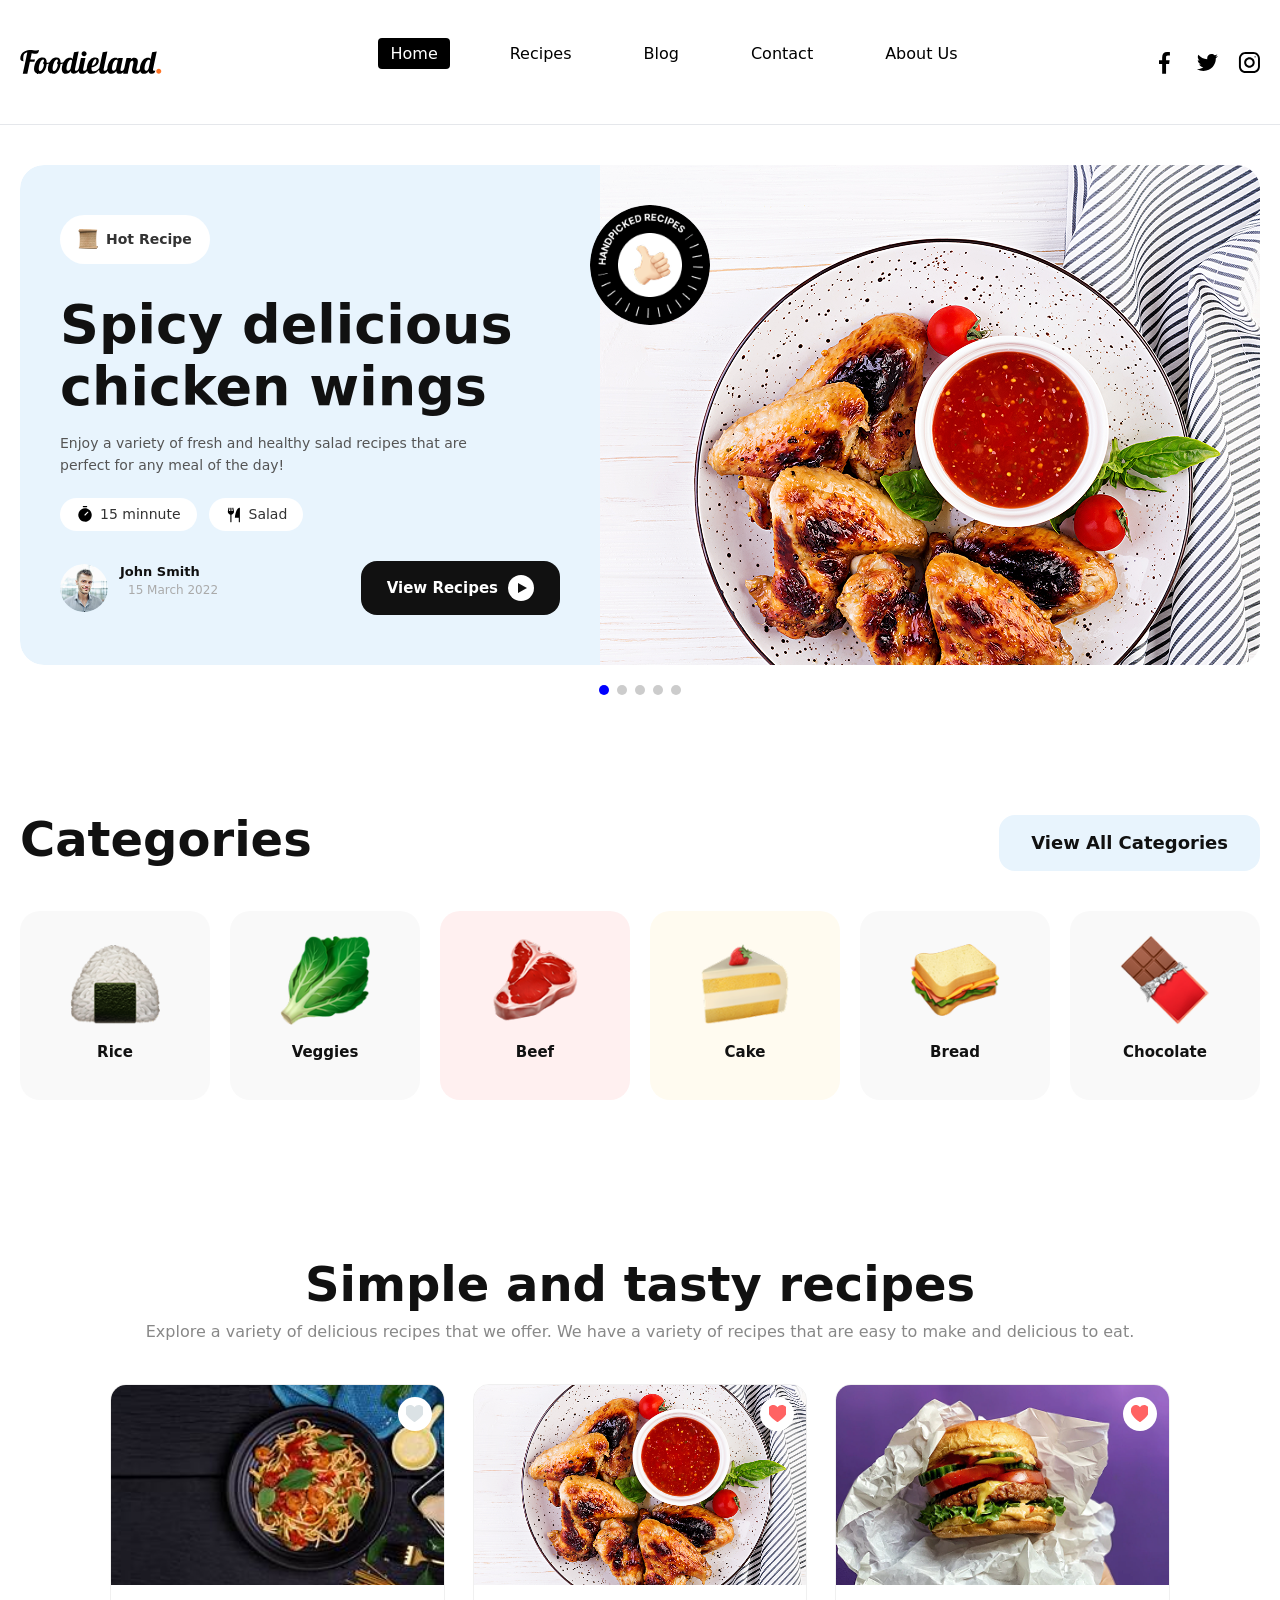
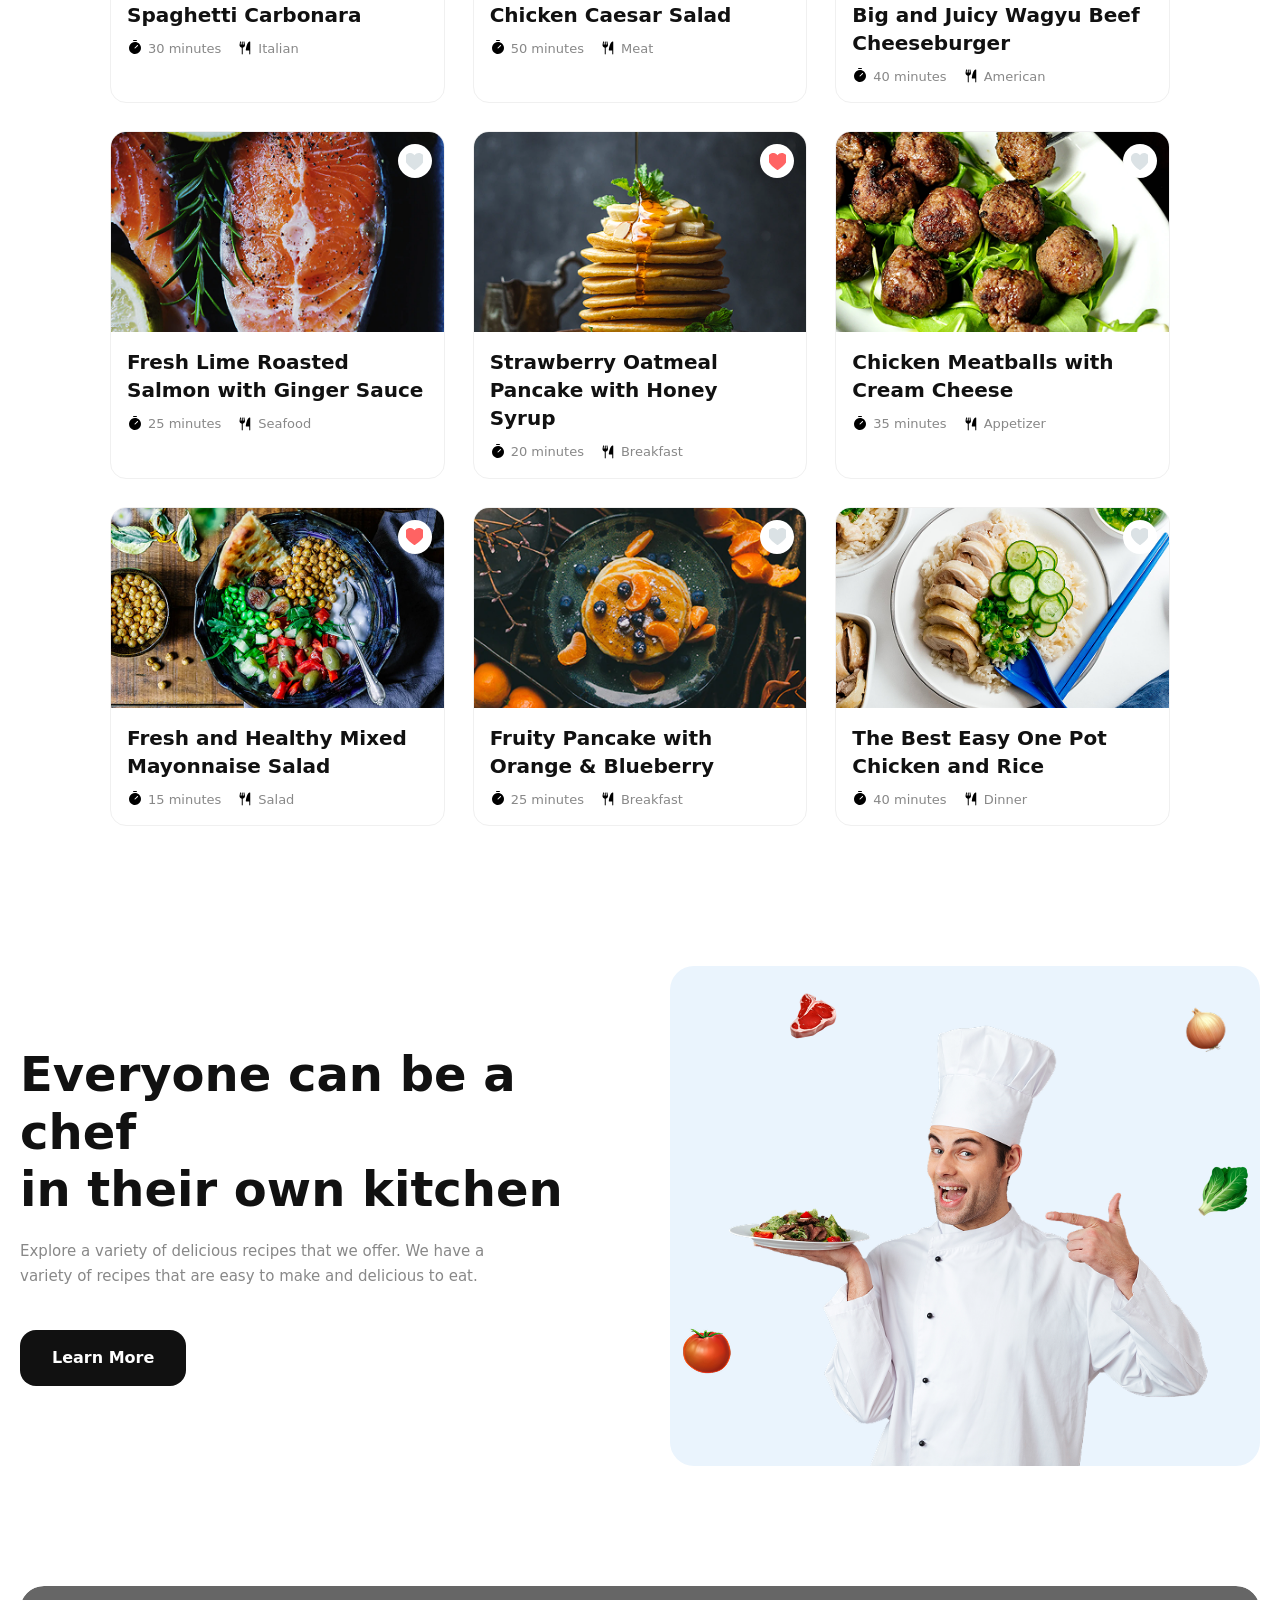
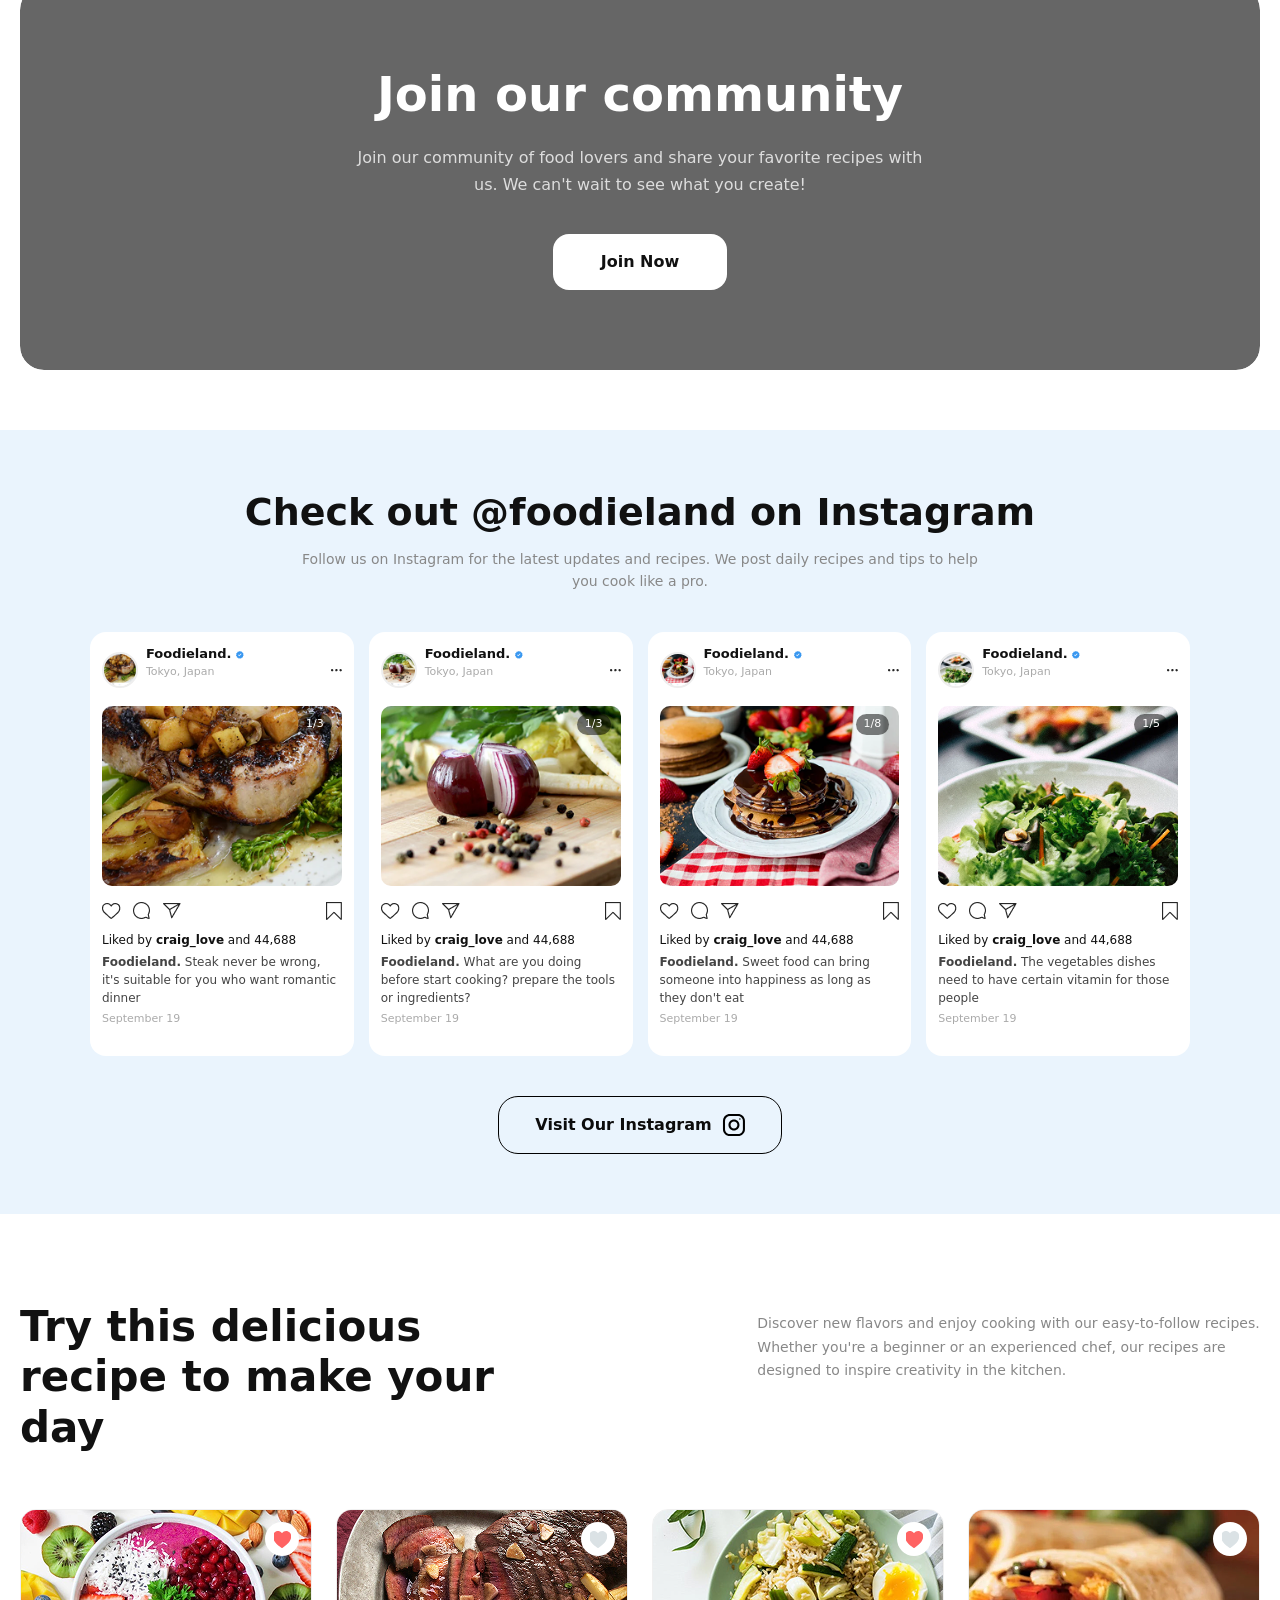
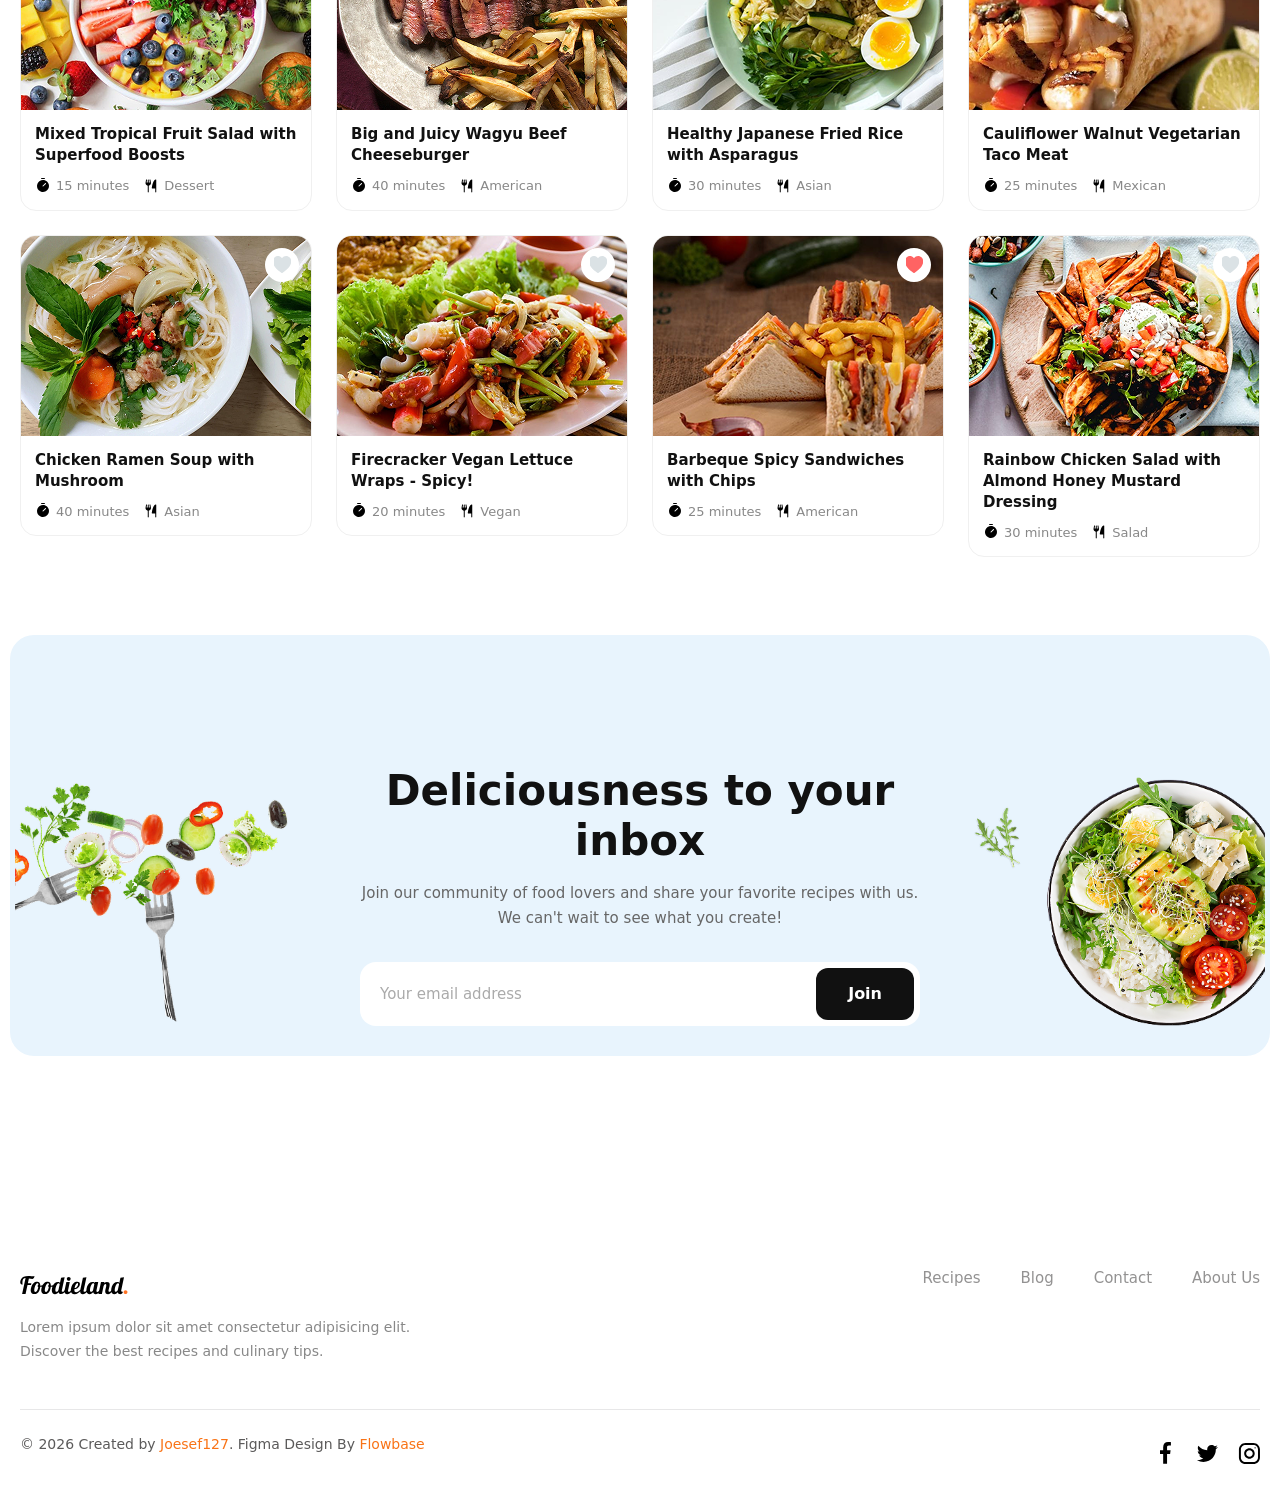
<file: index.html>
<!DOCTYPE html>
<html lang="en">
<head>
    <meta charset="UTF-8">
    <meta name="viewport" content="width=device-width, initial-scale=1.0">
    <title>Home - Foodieland</title>
    <link rel="preconnect" href="https://fonts.googleapis.com">
<link rel="preconnect" href="https://fonts.gstatic.com" crossorigin>
<link href="https://fonts.googleapis.com/css2?family=Open+Sans:ital,wght@0,300..800;1,300..800&display=swap" rel="stylesheet">
<link href="https://cdn.jsdelivr.net/npm/bootstrap@5.3.0/dist/css/bootstrap.min.css" rel="stylesheet"/>
<link rel="stylesheet" href="styles/index.css">
</head>
<body>

  
      <nav>
        <div class="nav-inner">

        <!-- logo image(foodieland) -->
         <a href="#" class="logo">
            <img src="images/logo.svg" alt="Foodieland" />
        </a>

        <!-- nav links -->
        <ul class="nav-links">
            <li><a href="index.html" class="active">Home</a></li>
            <li><a href="recipe.html">Recipes</a></li>
            <li><a href="blog.html">Blog</a></li>
            <li><a href="contact.html">Contact</a></li>
            <li><a href="#">About Us</a></li>
        </ul>

        <!-- social icons -->
         <div class="social-icons">
        <a href="https://www.facebook.com/profile.php?id=61579808576117">
            <img src="images/facebook.svg" width="30">
        </a>
        <a href="https://www.facebook.com/profile.php?id=61579808576117">
            <img src="images/tiwitter.svg" width="30">
        </a>
        <a href="https://www.facebook.com/profile.php?id=61579808576117">
            <img src="images/insta.svg" width="30">
        </a>
         </div>
     </div>   
    </nav>

<!-- main slider container -->
    <div class="slider-wrapper">
        <div class="slider">
<!-- one slide active at a time -->
        <div class="slides-track" id="track">

             <!-- one full slide1-->
              <div class="slide">

                <!-- left side er txt content -->
                <div class="slide-content">

                    <!-- hot recipe -->
                     <div class="hot-badge"><img src="images/hot_recipe_icon.svg" alt="">Hot Recipe</div>

                     <!-- title -->
                      <h1 class="slide-title">Spicy delicious<br>chicken wings</h1>
                      <!-- description -->
                      <p class="slide-desc">Enjoy a variety of fresh and healthy salad recipes that are perfect for any meal of the day!</p>

                      <!-- tag section -->
                       <div class="slide-tags">
                        <span class="tag"><img src="images/timer_icon.svg" alt="">15 minnute</span>
                        <span class="tag"><img src="images/ForkKnife_icon.svg" alt="">Salad</span>
                       </div>

                       <!-- author section -->
                        <div class="slide-bottom">
                            <div class="author">
                                <img src="images/author_img.png" alt="Alice Green">
                                <div>
                                    <p class="author-name">John Smith</p>
                                    <p class="author-date">15 March 2022</p>
                                </div>
                            </div>
                            <a href="#" class="btn-try">View Recipes <span class="btn-play"></span></a>
                        </div>
                </div>

                <!-- right sider img -->
                 <div class="slide_img">
                    <img class="hero_img" src="images/slide_img1.png" alt="">
                 </div>
                 <div class="handpicked"><img src="images/handpicked_img.png" alt=""></div>
            </div>

            <!-- one full slide2 -->
            <div class="slide">

                <!-- left side er txt content -->
                <div class="slide-content">

                    <!-- hot recipe -->
                     <div class="hot-badge"><img src="images/hot_recipe_icon.svg" alt="">Hot Recipe</div>

                     <!-- title -->
                      <h1 class="slide-title">Sweet and Savory<br>Pancakes</h1>
                      <!-- description -->
                      <p class="slide-desc">Enjoy a variety of fresh and healthy salad recipes that are perfect for any meal of the day!</p>

                      <!-- tag section -->
                       <div class="slide-tags">
                        <span class="tag"><img src="images/timer_icon.svg" alt="">15 minnute</span>
                        <span class="tag"><img src="images/ForkKnife_icon.svg" alt="">Salad</span>
                       </div>

                       <!-- author section -->
                        <div class="slide-bottom">
                            <div class="author">
                                <img src="images/author_img.png" alt="Alice Green">
                                <div>
                                    <p class="author-name">Jhon Doe</p>
                                    <p class="author-date">21 Apr 2026</p>
                                </div>
                            </div>
                            <a href="#" class="btn-try">Explore Recipes <span class="btn-play"></span></a>
                        </div>
                </div>

                <!-- right sider img -->
                 <div class="slide-img">
                    <img class="hero-img" src="images/slide_img2.png" alt="slide2">
                 </div>
                 <div class="handpicked"><img src="images/handpicked_img.png" alt="handpicked_img"></div>
            </div>

            <!-- one full slide3 -->
            <div class="slide">

                <!-- left side er txt content -->
                <div class="slide-content">

                    <!-- hot recipe -->
                     <div class="hot-badge"><img src="images/hot_recipe_icon.svg" alt="">Hot Recipe</div>

                     <!-- title -->
                      <h1 class="slide-title">Healthy and<br>Refreshing Salads</h1>
                      <!-- description -->
                      <p class="slide-desc">Enjoy a variety of fresh and healthy salad recipes that are perfect for any meal of the day!</p>

                      <!-- tag section -->
                       <div class="slide-tags">
                        <span class="tag"><img src="images/timer_icon.svg" alt="">15 minnute</span>
                        <span class="tag"><img src="images/ForkKnife_icon.svg" alt="">Salad</span>
                       </div>

                       <!-- author section -->
                        <div class="slide-bottom">
                            <div class="author">
                                <img src="images/author_img.png" alt="Alice Green">
                                <div>
                                    <p class="author-name">Alice Green</p>
                                    <p class="author-date">20 Apr 2026</p>
                                </div>
                            </div>
                            <a href="#" class="btn-try">Try Now <span class="btn-play"></span></a>
                        </div>
                </div>

                <!-- right sider img -->
                 <div class="slide-img">
                    <img class="hero-img" src="images/slide_img3.png" alt="slide3">
                 </div>
                 <div class="handpicked"><img src="images/handpicked_img.png" alt="handpicked_img"></div>
            </div>

            <!-- one full slide4 -->
            <div class="slide">

                <!-- left side er txt content -->
                <div class="slide-content">

                    <!-- hot recipe -->
                     <div class="hot-badge"><img src="images/hot_recipe_icon.svg" alt="">Hot Recipe</div>

                     <!-- title -->
                      <h1 class="slide-title">Juciy and Tender<br>Steaks</h1>
                      <!-- description -->
                      <p class="slide-desc">Enjoy a variety of fresh and healthy salad recipes that are perfect for any meal of the day!</p>

                      <!-- tag section -->
                       <div class="slide-tags">
                        <span class="tag"><img src="images/timer_icon.svg" alt="">15 minnute</span>
                        <span class="tag"><img src="images/ForkKnife_icon.svg" alt="">Salad</span>
                       </div>

                       <!-- author section -->
                        <div class="slide-bottom">
                            <div class="author">
                                <img src="images/author_img.png" alt="Alice Green">
                                <div>
                                    <p class="author-name">Robert Brown</p>
                                    <p class="author-date">20 Apr 2026</p>
                                </div>
                            </div>
                            <a href="#" class="btn-try">Cook Now <span class="btn-play"></span></a>
                        </div>
                </div>

                <!-- right sider img -->
                 <div class="slide-img">
                    <img class="hero-img" src="images/slide_img4.png" alt="slide4">
                 </div>
                 <div class="handpicked"><img src="images/handpicked_img.png" alt="handpicked_img""></div>
            </div>

            <!-- one full slide5 -->
            <div class="slide">

                <!-- left side er txt content -->
                <div class="slide-content">

                    <!-- hot recipe -->
                     <div class="hot-badge"><img src="images/hot_recipe_icon.svg" alt="">Hot Recipe</div>

                     <!-- title -->
                      <h1 class="slide-title">Delicious and<br>Creamy Pasta</h1>
                      <!-- description -->
                      <p class="slide-desc">Enjoy a variety of fresh and healthy salad recipes that are perfect for any meal of the day!</p>

                      <!-- tag section -->
                       <div class="slide-tags">
                        <span class="tag"><img src="images/timer_icon.svg" alt="">15 minnute</span>
                        <span class="tag"><img src="images/ForkKnife_icon.svg" alt="">Salad</span>
                       </div>

                       <!-- author section -->
                        <div class="slide-bottom">
                            <div class="author">
                                <img src="images/author_img.png" alt="Alice Green">
                                <div>
                                    <p class="author-name">Alice Green</p>
                                    <p class="author-date">20 Apr 2026</p>
                                </div>
                            </div>
                            <a href="#" class="btn-try">Discover More <span class="btn-play"></span></a>
                        </div>
                </div>

                <!-- right sider img -->
                 <div class="slide-img">
                    <img class="hero-img" src="images/slide_img5.png" alt="slide5">
                 </div>
                 <div class="handpicked"><img src="images/handpicked_img.png" alt="handpicked_img""></div>
            </div>
</div>
</div>

            <!-- Dots -->
            <div class="dots">
                <button class="dot active" onclick="goTo(0)"></button>
                <button class="dot" onclick="goTo(1)"></button>
                <button class="dot" onclick="goTo(2)"></button>
                <button class="dot" onclick="goTo(3)"></button>
                <button class="dot" onclick="goTo(4)"></button>
            </div>
    </div>

 <script>
    let current = 0;
    const track = document.getElementById('track');
    const dots = document.querySelectorAll('.dot');
    const total = dots.length;

    function goTo(index) {
      dots[current].classList.remove('active');
      current = index;
      track.style.transform = `translateX(-${current * 100}%)`;
      dots[current].classList.add('active');
    }

    // Auto-slide every 4 seconds
    setInterval(() => goTo((current + 1) % total), 4000);
  </script>


<!-- categories section -->
 <section class="categories-section">
    <div class="categories-wrapper">


        <!-- header -->
         <div class="cat-header">
            <h2 class="cat-title">Categories</h2>
            <a href="#" class="cat-btn">View All Categories</a>
         </div>

         <!-- cards -->
         <div class="cat-grid">

<!-- card1 -->
            <a href="#" class="cat-card">
                <div class="cat-img-box">
                    <img src="images/rice.png" alt="Rice">
                </div>
                <p>Rice</p>
            </a>



<!-- card2 -->
            <a href="#" class="cat-card">
                <div class="cat-img-box">
                    <img src="images/veggies.png" alt="Veggies">
                </div>
                <p>Veggies</p>
            </a>


<!-- card3 -->
            <a href="#" class="cat-card beef">
                <div class="cat-img-box">
                    <img src="images/beef.png" alt="Beef">
                </div>
                <p>Beef</p>
            </a>


<!-- card4 -->
            <a href="#" class="cat-card cake">
                <div class="cat-img-box">
                    <img src="images/cake.png" alt="Cake">
                </div>
                <p>Cake</p>
            </a>


<!-- card5 -->
            <a href="#" class="cat-card">
                <div class="cat-img-box">
                    <img src="images/bread.png" alt="Bread">
                </div>
                <p>Bread</p>
            </a>


<!-- card6 -->
            <a href="#" class="cat-card">
                <div class="cat-img-box">
                    <img src="images/chocolate.png" alt="Chocolate">
                </div>
                <p>Chocolate</p>
            </a>



    </div>
 </section>



 
 <!-- Recipes Section -->
<section class="recipes-section">
  <div class="recipes-wrapper">

    <!-- Header -->
    <div class="recipes-header">
      <h2 class="recipes-title">Simple and tasty recipes</h2>
      <p class="recipes-desc">Explore a variety of delicious recipes that we offer. We have a variety of recipes that are easy to make and delicious to eat.</p>
    </div>

    <!-- Cards Grid -->
    <div class="recipes-grid">

      <!-- Card 1 -->
      <div class="recipe-card">
        <div class="recipe-img-box">
          <img src="images/recipe_card1.jpg" alt="Spaghetti Carbonara" />
          <button class="like-btn"><img src="images/white_like.svg" alt=""></button>
        </div>
        <div class="recipe-info">
          <h3>Spaghetti Carbonara</h3>
          <div class="recipe-meta">
            <span><img src="images/timer_icon.svg" alt="" /> 30 minutes</span>
            <span><img src="images/ForkKnife_icon.svg" alt="" /> Italian</span>
          </div>
        </div>
      </div>

      <!-- Card 2 -->
      <div class="recipe-card">
        <div class="recipe-img-box">
          <img src="images/recipe_card2.png" alt="Chicken Caesar Salad" />
          <button class="like-btn liked"><img src="images/red_like.svg" alt=""></button>
        </div>
        <div class="recipe-info">
          <h3>Chicken Caesar Salad</h3>
          <div class="recipe-meta">
            <span><img src="images/timer_icon.svg" alt="" /> 50 minutes</span>
            <span><img src="images/ForkKnife_icon.svg" alt="" /> Meat</span>
          </div>
        </div>
      </div>

      <!-- Card 3 -->
      <div class="recipe-card">
        <div class="recipe-img-box">
          <img src="images/recipe_card3.png" alt="Wagyu Beef Cheeseburger" />
          <button class="like-btn liked"><img src="images/red_like.svg" alt=""></button>
        </div>
        <div class="recipe-info">
          <h3>Big and Juicy Wagyu Beef Cheeseburger</h3>
          <div class="recipe-meta">
            <span><img src="images/timer_icon.svg" alt="" /> 40 minutes</span>
            <span><img src="images/ForkKnife_icon.svg" alt="" /> American</span>
          </div>
        </div>
      </div>

      <!-- Card 4 -->
      <div class="recipe-card">
        <div class="recipe-img-box">
          <img src="images/recipe_card4.png" alt="Roasted Salmon" />
          <button class="like-btn"><img src="images/white_like.svg" alt=""></button>
        </div>
        <div class="recipe-info">
          <h3>Fresh Lime Roasted Salmon with Ginger Sauce</h3>
          <div class="recipe-meta">
            <span><img src="images/timer_icon.svg" alt="" /> 25 minutes</span>
            <span><img src="images/ForkKnife_icon.svg" alt="" /> Seafood</span>
          </div>
        </div>
      </div>

      <!-- Card 5 -->
      <div class="recipe-card">
        <div class="recipe-img-box">
          <img src="images/recipe_card5.png" alt="Strawberry Oatmeal Pancake" />
          <button class="like-btn liked"><img src="images/red_like.svg" alt=""></button>
        </div>
        <div class="recipe-info">
          <h3>Strawberry Oatmeal Pancake with Honey Syrup</h3>
          <div class="recipe-meta">
            <span><img src="images/timer_icon.svg" alt="" /> 20 minutes</span>
            <span><img src="images/ForkKnife_icon.svg" alt="" /> Breakfast</span>
          </div>
        </div>
      </div>

      <!-- Card 6 -->
      <div class="recipe-card">
        <div class="recipe-img-box">
          <img src="images/recipe_card6.png" alt="Chicken Meatballs" />
          <button class="like-btn"><img src="images/white_like.svg" alt=""></button>
        </div>
        <div class="recipe-info">
          <h3>Chicken Meatballs with Cream Cheese</h3>
          <div class="recipe-meta">
            <span><img src="images/timer_icon.svg" alt="" /> 35 minutes</span>
            <span><img src="images/ForkKnife_icon.svg" alt="" /> Appetizer</span>
          </div>
        </div>
      </div>

      <!-- Card 7 -->
      <div class="recipe-card">
        <div class="recipe-img-box">
          <img src="images/recipe_card7.png" alt="Mixed Mayonnaise Salad" />
          <button class="like-btn liked"><img src="images/red_like.svg" alt=""></button>
        </div>
        <div class="recipe-info">
          <h3>Fresh and Healthy Mixed Mayonnaise Salad</h3>
          <div class="recipe-meta">
            <span><img src="images/timer_icon.svg" alt="" /> 15 minutes</span>
            <span><img src="images/ForkKnife_icon.svg" alt="" /> Salad</span>
          </div>
        </div>
      </div>

      <!-- Card 8 -->
      <div class="recipe-card">
        <div class="recipe-img-box">
          <img src="images/recipe_card8.png" alt="Fruity Pancake" />
          <button class="like-btn"><img src="images/white_like.svg" alt=""></button>
        </div>
        <div class="recipe-info">
          <h3>Fruity Pancake with Orange & Blueberry</h3>
          <div class="recipe-meta">
            <span><img src="images/timer_icon.svg" alt="" /> 25 minutes</span>
            <span><img src="images/ForkKnife_icon.svg" alt="" /> Breakfast</span>
          </div>
        </div>
      </div>

      <!-- Card 9 -->
      <div class="recipe-card">
        <div class="recipe-img-box">
          <img src="images/recipe_card9.png" alt="Chicken and Rice" />
          <button class="like-btn"><img src="images/white_like.svg" alt=""></button>
        </div>
        <div class="recipe-info">
          <h3>The Best Easy One Pot Chicken and Rice</h3>
          <div class="recipe-meta">
            <span><img src="images/timer_icon.svg" alt="" /> 40 minutes</span>
            <span><img src="images/ForkKnife_icon.svg" alt="" /> Dinner</span>
          </div>
        </div>
      </div>

    </div>
  </div>
</section>


<!-- chef section -->
<section class="chef-section">
  <div class="chef-wrapper">

    <!-- left content -->
    <div class="chef-content">
      <h2 class="chef-title">Everyone can be a chef <br> in their own kitchen</h2>
      <p class="chef-desc">Explore a variety of delicious recipes that we offer. We have a variety of recipes that are easy to make and delicious to eat.</p>
      <a href="#" class="chef-btn">Learn More</a>
    </div>

    <!-- right image -->
    <div class="chef-img-box">
      <img src="images/chef.png" alt="Chef" class="chef-main-img" />

      <!-- floating food images -->
      <img src="images/beef.png"    alt=""  class="float-img float-meat" />
      <img src="images/onion.png"   alt=""  class="float-img float-onion" />
      <img src="images/veggies.png"  alt=""  class="float-img float-veggie" />
      <img src="images/tomato.png"  alt=""  class="float-img float-tomato" />
    </div>

  </div>
</section>


<!-- community section -->
<section class="community-section">
  <div class="community-wrapper">

    <div class="community-box">
      <h2 class="community-title">Join our community</h2>
      <p class="community-desc">Join our community of food lovers and share your favorite recipes with us. We can't wait to see what you create!</p>
      <a href="#" class="community-btn">Join Now</a>
    </div>

  </div>
</section>


<!-- instagram section -->
<section class="insta-section">
  <div class="insta-wrapper">

    <!-- header -->
    <div class="insta-header">
      <h2 class="insta-title">Check out @foodieland on Instagram</h2>
      <p class="insta-desc">Follow us on Instagram for the latest updates and recipes. We post daily recipes and tips to help you cook like a pro.</p>
    </div>

    <!-- cards grid -->
    <div class="insta-grid">

      <!-- Card 1 -->
      <div class="insta-card">
        <div class="insta-card-top">
          <div class="insta-user">
            <img src="images/post1.png" alt="Foodieland" class="insta-avatar" />
            <div>
              <p class="insta-name">Foodieland. <span class="insta-verified"><img src="images/Official Icon.png" alt=""></span></p>
              <p class="insta-location">Tokyo, Japan</p>
            </div>
          </div>
          <span class="insta-dots"><img src="images/More Icon.png" alt=""></span>
        </div>
        <div class="insta-img-box">
          <img src="images/post1.png" alt="Post 1" />
          <span class="insta-count">1/3</span>
        </div>
        <div class="insta-card-bottom">
          <div class="insta-actions">
            <span><img src="images/shape1.png" alt=""></span>
            <span><img src="images/Shape2.png" alt=""></span>
            <span><img src="images/Shape3.png" alt=""></span>
          </div>
          <span><img src="images/Save.png" alt=""></span>
        </div>
        <div class="insta-likes">Liked by <b>craig_love</b> and 44,688</div>
        <p class="insta-caption"><b>Foodieland.</b> Steak never be wrong, it's suitable for you who want romantic dinner</p>
        <p class="insta-date">September 19</p>
      </div>

      <!-- Card 2 -->
      <div class="insta-card">
        <div class="insta-card-top">
          <div class="insta-user">
            <img src="images/post2.png" alt="Foodieland" class="insta-avatar" />
            <div>
              <p class="insta-name">Foodieland. <span class="insta-verified"><img src="images/Official Icon.png" alt=""></span></p>
              <p class="insta-location">Tokyo, Japan</p>
            </div>
          </div>
          <span class="insta-dots"><img src="images/More Icon.png" alt=""></span>
        </div>
        <div class="insta-img-box">
          <img src="images/post2.png" alt="Post 2" />
          <span class="insta-count">1/3</span>
        </div>
        <div class="insta-card-bottom">
          <div class="insta-actions">
            <span><img src="images/shape1.png" alt=""></span>
            <span><img src="images/Shape2.png" alt=""></span>
            <span><img src="images/Shape3.png" alt=""></span>
          </div>
          <span><img src="images/Save.png" alt=""></span>
        </div>
        <div class="insta-likes">Liked by <b>craig_love</b> and 44,688</div>
        <p class="insta-caption"><b>Foodieland.</b> What are you doing before start cooking? prepare the tools or ingredients?</p>
        <p class="insta-date">September 19</p>
      </div>

      <!-- Card 3 -->
      <div class="insta-card">
        <div class="insta-card-top">
          <div class="insta-user">
            <img src="images/post3.png" alt="Foodieland" class="insta-avatar" />
            <div>
              <p class="insta-name">Foodieland. <span class="insta-verified"><img src="images/Official Icon.png" alt=""></span></p>
              <p class="insta-location">Tokyo, Japan</p>
            </div>
          </div>
          <span class="insta-dots"><img src="images/More Icon.png" alt=""></span>
        </div>
        <div class="insta-img-box">
          <img src="images/post3.png" alt="Post 3" />
          <span class="insta-count">1/8</span>
        </div>
        <div class="insta-card-bottom">
          <div class="insta-actions">
            <span><img src="images/shape1.png" alt=""></span>
            <span><img src="images/Shape2.png" alt=""></span>
            <span><img src="images/Shape3.png" alt=""></span>
          </div>
          <span><img src="images/Save.png" alt=""></span>
        </div>
        <div class="insta-likes">Liked by <b>craig_love</b> and 44,688</div>
        <p class="insta-caption"><b>Foodieland.</b> Sweet food can bring someone into happiness as long as they don't eat</p>
        <p class="insta-date">September 19</p>
      </div>

      <!-- Card 4 -->
      <div class="insta-card">
        <div class="insta-card-top">
          <div class="insta-user">
            <img src="images/post4.png" alt="Foodieland" class="insta-avatar" />
            <div>
              <p class="insta-name">Foodieland. <span class="insta-verified"><img src="images/Official Icon.png" alt=""></span></p>
              <p class="insta-location">Tokyo, Japan</p>
            </div>
          </div>
          <span class="insta-dots"><img src="images/More Icon.png" alt=""></span>
        </div>
        <div class="insta-img-box">
          <img src="images/post4.png" alt="Post 4" />
          <span class="insta-count">1/5</span>
        </div>
        <div class="insta-card-bottom">
          <div class="insta-actions">
            <span><img src="images/shape1.png" alt=""></span>
            <span><img src="images/Shape2.png" alt=""></span>
            <span><img src="images/Shape3.png" alt=""></span>
          </div>
          <span><img src="images/Save.png" alt=""></span>
        </div>
        <div class="insta-likes">Liked by <b>craig_love</b> and 44,688</div>
        <p class="insta-caption"><b>Foodieland.</b> The vegetables dishes need to have certain vitamin for those people</p>
        <p class="insta-date">September 19</p>
      </div>

    </div>

    <!--visit our insta button -->
    <div class="insta-btn-wrap">
      <a href="#" class="insta-btn">
        Visit Our Instagram
        <img src="images/insta.svg" alt="">
      </a>
    </div>

  </div>
</section>




<!-- Try This Recipe Section(ei section e ami boostrap use korsi) -->
<section class="try-section py-5">
  <div class="try-wrapper">

    <!-- Header -->
    <div class="row align-items-start mb-5">
      <div class="col-md-5">
        <h2 class="try-title">Try this delicious recipe to make your day</h2>
      </div>
      <div class="col-md-5 offset-md-2">
        <p class="try-desc">Discover new flavors and enjoy cooking with our easy-to-follow recipes. Whether you're a beginner or an experienced chef, our recipes are designed to inspire creativity in the kitchen.</p>
      </div>
    </div>

    <!-- Row 1 -->
    <div class="row g-4 mb-4">

      <!-- Card 1 -->
      <div class="col-md-3">
        <div class="try-card">
          <div class="try-img-box">
            <img src="images/try-recipe1.png" alt="Mixed Tropical Fruit Salad" />
            <button class="like-btn liked"><img src="images/red_like.svg" alt=""></button>
          </div>
          <div class="try-info">
            <h3>Mixed Tropical Fruit Salad with Superfood Boosts</h3>
            <div class="try-meta">
              <span><img src="images/timer_icon.svg" alt="" /> 15 minutes</span>
              <span><img src="images/ForkKnife_icon.svg" alt="" /> Dessert</span>
            </div>
          </div>
        </div>
      </div>

      <!-- Card 2 -->
      <div class="col-md-3">
        <div class="try-card">
          <div class="try-img-box">
            <img src="images/try-recipe2.png" alt="Wagyu Beef Cheeseburger" />
            <button class="like-btn"><img src="images/white_like.svg" alt=""></button>
          </div>
          <div class="try-info">
            <h3>Big and Juicy Wagyu Beef Cheeseburger</h3>
            <div class="try-meta">
              <span><img src="images/timer_icon.svg" alt="" /> 40 minutes</span>
              <span><img src="images/ForkKnife_icon.svg" alt="" /> American</span>
            </div>
          </div>
        </div>
      </div>

      <!-- Card 3 -->
      <div class="col-md-3">
        <div class="try-card">
          <div class="try-img-box">
            <img src="images/try-recipe3.png" alt="Japanese Fried Rice" />
            <button class="like-btn liked"><img src="images/red_like.svg" alt=""></button>
          </div>
          <div class="try-info">
            <h3>Healthy Japanese Fried Rice with Asparagus</h3>
            <div class="try-meta">
              <span><img src="images/timer_icon.svg" alt="" /> 30 minutes</span>
              <span><img src="images/ForkKnife_icon.svg" alt="" /> Asian</span>
            </div>
          </div>
        </div>
      </div>

      <!-- Card 4 -->
      <div class="col-md-3">
        <div class="try-card">
          <div class="try-img-box">
            <img src="images/try-recipe4.png" alt="Cauliflower Walnut Taco" />
            <button class="like-btn"><img src="images/white_like.svg" alt=""></button>
          </div>
          <div class="try-info">
            <h3>Cauliflower Walnut Vegetarian Taco Meat</h3>
            <div class="try-meta">
              <span><img src="images/timer_icon.svg" alt="" /> 25 minutes</span>
              <span><img src="images/ForkKnife_icon.svg" alt="" /> Mexican</span>
            </div>
          </div>
        </div>
      </div>

    </div>

    <!-- Row 2 -->
    <div class="row g-4">

      <!-- Card 5 -->
      <div class="col-md-3">
        <div class="try-card">
          <div class="try-img-box">
            <img src="images/try-recipe5.png" alt="Chicken Ramen Soup" />
            <button class="like-btn"><img src="images/white_like.svg" alt=""></button>
          </div>
          <div class="try-info">
            <h3>Chicken Ramen Soup with Mushroom</h3>
            <div class="try-meta">
              <span><img src="images/timer_icon.svg" alt="" /> 40 minutes</span>
              <span><img src="images/ForkKnife_icon.svg" alt="" /> Asian</span>
            </div>
          </div>
        </div>
      </div>

      <!-- Card 6 -->
      <div class="col-md-3">
        <div class="try-card">
          <div class="try-img-box">
            <img src="images/try-recipe6.png" alt="Firecracker Vegan Lettuce Wraps" />
            <button class="like-btn"><img src="images/white_like.svg" alt=""></button>
          </div>
          <div class="try-info">
            <h3>Firecracker Vegan Lettuce Wraps - Spicy!</h3>
            <div class="try-meta">
              <span><img src="images/timer_icon.svg" alt="" /> 20 minutes</span>
              <span><img src="images/ForkKnife_icon.svg" alt="" /> Vegan</span>
            </div>
          </div>
        </div>
      </div>

      <!-- Card 7 -->
      <div class="col-md-3">
        <div class="try-card">
          <div class="try-img-box">
            <img src="images/try-recipe7.png" alt="Barbeque Spicy Sandwiches" />
            <button class="like-btn liked"><img src="images/red_like.svg" alt=""></button>
          </div>
          <div class="try-info">
            <h3>Barbeque Spicy Sandwiches with Chips</h3>
            <div class="try-meta">
              <span><img src="images/timer_icon.svg" alt="" /> 25 minutes</span>
              <span><img src="images/ForkKnife_icon.svg" alt="" /> American</span>
            </div>
          </div>
        </div>
      </div>

      <!-- Card 8 -->
      <div class="col-md-3">
        <div class="try-card">
          <div class="try-img-box">
            <img src="images/try-recipe8.png" alt="Rainbow Chicken Salad" />
            <button class="like-btn liked"><img src="images/white_like.svg" alt=""></button>
          </div>
          <div class="try-info">
            <h3>Rainbow Chicken Salad with Almond Honey Mustard Dressing</h3>
            <div class="try-meta">
              <span><img src="images/timer_icon.svg" alt="" /> 30 minutes</span>
              <span><img src="images/ForkKnife_icon.svg" alt="" /> Salad</span>
            </div>
          </div>
        </div>
      </div>

    </div>
  </div>
</section>



<!-- newsletter section -->
<section class="newsletter-section">
  <div class="newsletter-wrapper">

    <div class="newsletter-box">

      <!-- left food image -->
      <img src="images/newsletter-left.png" alt="" class="nl-img-left" />

      <!-- center content -->
      <div class="nl-content">
        <h2 class="nl-title">Deliciousness to your inbox</h2>
        <p class="nl-desc">Join our community of food lovers and share your favorite recipes with us. We can't wait to see what you create!</p>

        <div class="nl-form">
          <input type="email" placeholder="Your email address" class="nl-input" />
          <button class="nl-btn">Join</button>
        </div>
      </div>

      <!-- right food image -->
      <img src="images/newsletter-right.png" alt="" class="nl-img-right" />

    </div>

  </div>
</section>


<!-- footer -->
<footer class="footer">
  <div class="footer-wrapper">

    <!-- Top row -->
    <div class="footer-top">

      <!-- Left: Logo + desc -->
      <div class="footer-left">
         <a href="#" class="footer-logo">
            <img src="images/logo.svg" alt="Foodieland" />
        </a>
        <p class="footer-desc">Lorem ipsum dolor sit amet consectetur adipisicing elit. Discover the best recipes and culinary tips.</p>
      </div>

      <!-- Right: Nav links -->
      <ul class="footer-links">
        <li><a href="recipe.html">Recipes</a></li>
        <li><a href="blog.html">Blog</a></li>
        <li><a href="contact.html">Contact</a></li>
        <li><a href="#"">About Us</a></li>
      </ul>

    </div>

    <!-- divider -->
    <hr class="footer-hr" />

    <!-- bottom row -->
    <div class="footer-bottom">

      <!-- copyright -->
      <p class="footer-copy">
        &copy; 2026 Created by <a href="#">Joesef127</a>. Figma Design By <a href="#">Flowbase</a>
      </p>

      <!-- Social icons -->
         <div class="social-icons">
        <a href="https://www.facebook.com/profile.php?id=61579808576117">
            <img src="images/facebook.svg" width="30">
        </a>
        <a href="https://www.facebook.com/profile.php?id=61579808576117">
            <img src="images/tiwitter.svg" width="30">
        </a>
        <a href="https://www.facebook.com/profile.php?id=61579808576117">
            <img src="images/insta.svg" width="30">
        </a>
         </div>
    </div>
  </div>
</footer>

</body>
</html>
</file>
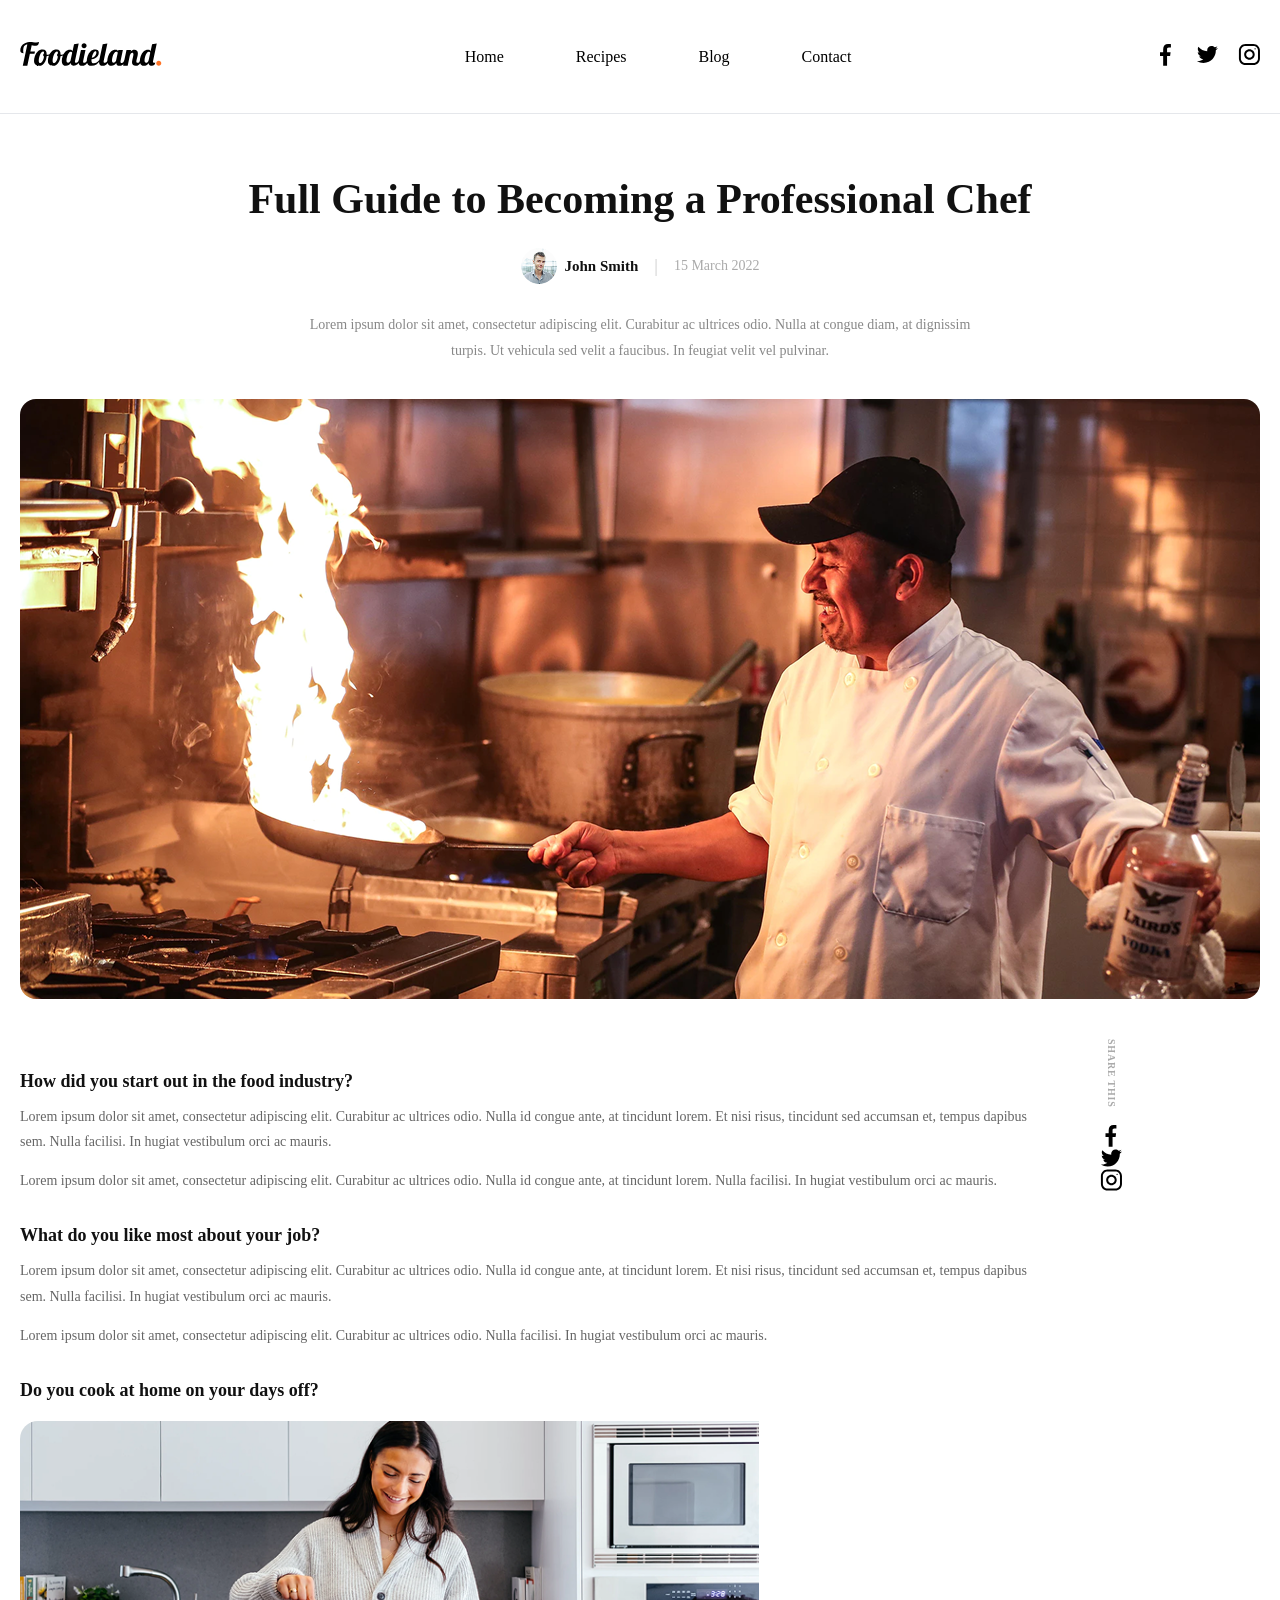
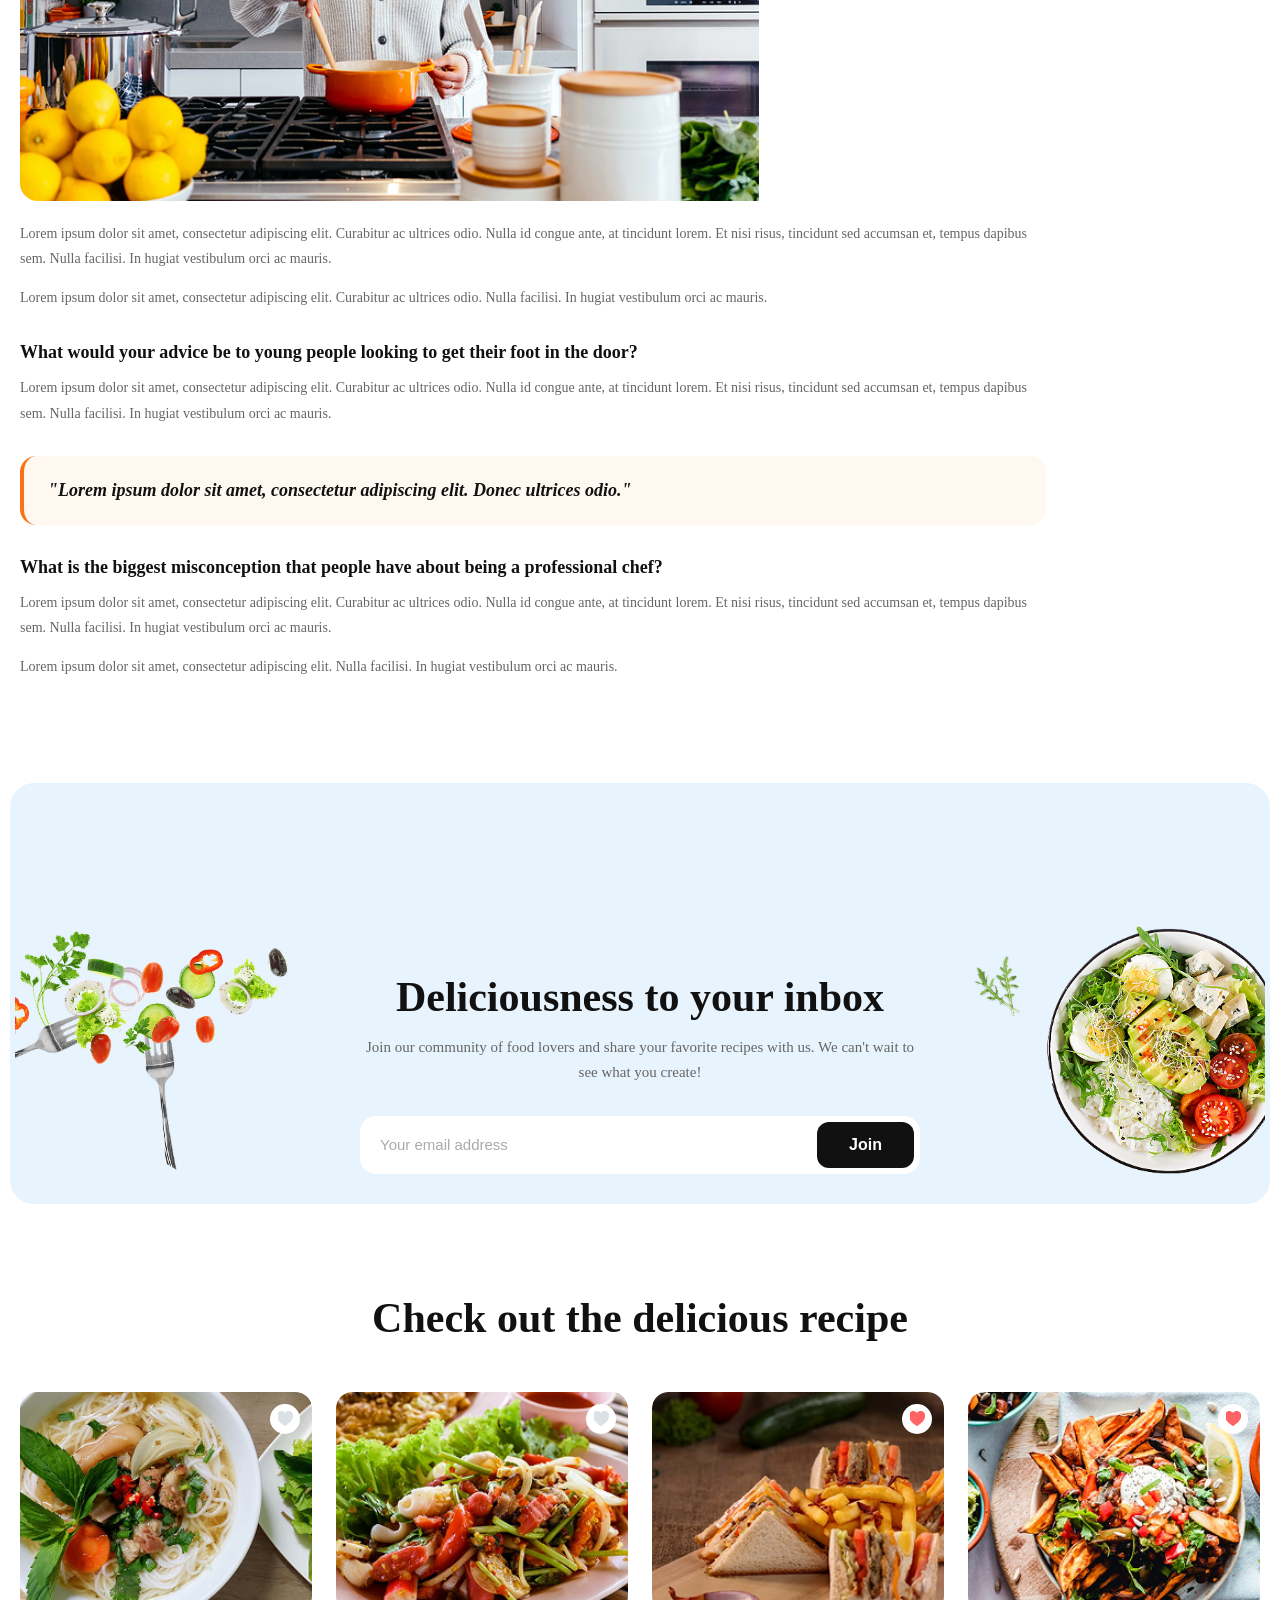
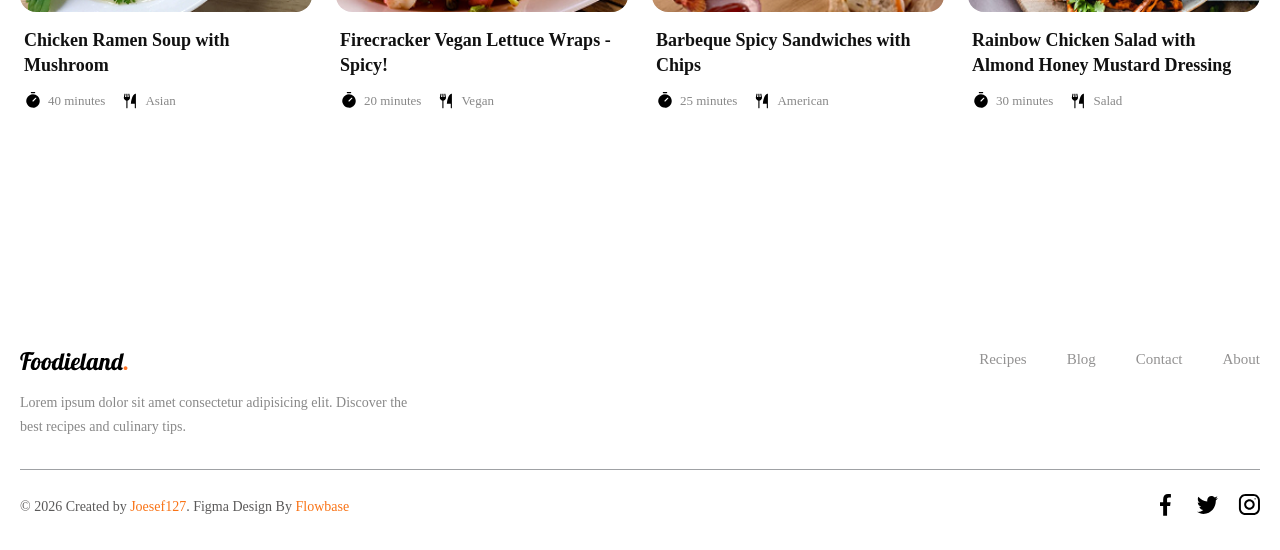
<file: article1.html>
<!DOCTYPE html>
<html lang="en">
<head>
    <meta charset="UTF-8">
    <meta name="viewport" content="width=device-width, initial-scale=1.0">
    <title>Article - Foodieland</title>
    <link rel="preconnect" href="https://fonts.googleapis.com">
<link rel="preconnect" href="https://fonts.gstatic.com" crossorigin>
<link href="https://fonts.googleapis.com/css2?family=Open+Sans:ital,wght@0,300..800;1,300..800&display=swap" rel="stylesheet">
<link rel="stylesheet" href="styles/index.css">
</head>
<body>

    <nav>
        <div class="nav-inner">

        <!-- logo image(foodieland) -->
         <a href="#" class="logo">
            <img src="images/logo.svg" alt="Foodieland" />
        </a>

        <!-- nav links -->
        <ul class="nav-links">
            <li><a href="index.html">Home</a></li>
            <li><a href="recipe.html">Recipes</a></li>
            <li><a href="blog.html">Blog</a></li>
            <li><a href="contact.html">Contact</a></li>
        </ul>

        <!-- social icons -->
         <div class="social-icons">
        <a href="https://www.facebook.com/profile.php?id=61579808576117">
            <img src="images/facebook.svg" width="30">
        </a>
        <a href="https://www.facebook.com/profile.php?id=61579808576117">
            <img src="images/tiwitter.svg" width="30">
        </a>
        <a href="https://www.facebook.com/profile.php?id=61579808576117">
            <img src="images/insta.svg" width="30">
        </a>
         </div>
     </div>   
    </nav>



<!-- article1 -->
<article class="article-page">
  <div class="article-wrapper">

  <!-- title -->
<h1 class="article-title">Full Guide to Becoming a Professional Chef</h1>

<!-- author r date -->
<div class="article-meta">
  <div class="article-author">
    <img src="images/author_img.png" alt="John Smith" class="article-avatar" />
    <span class="article-author-name">John Smith</span>
  </div>
  <span class="article-meta-divider">|</span>
  <span class="article-date">15 March 2022</span>
</div>

<!-- Intro text -->
<p class="article-intro">Lorem ipsum dolor sit amet, consectetur adipiscing elit. Curabitur ac ultrices odio. Nulla at congue diam, at dignissim turpis. Ut vehicula sed velit a faucibus. In feugiat velit vel pulvinar.</p>

    <!-- hero section er img -->
    <div class="article-hero">
      <img src="images/article-hero1.png" alt="Professional Chef" />
    </div>

    <!-- article er body andshare part -->
    <div class="article-body">

      <!-- main content -->
      <div class="article-content">

        <!-- section1 -->
        <h2 class="article-question">How did you start out in the food industry?</h2>
        <p class="article-text">Lorem ipsum dolor sit amet, consectetur adipiscing elit. Curabitur ac ultrices odio. Nulla id congue ante, at tincidunt lorem. Et nisi risus, tincidunt sed accumsan et, tempus dapibus sem. Nulla facilisi. In hugiat vestibulum orci ac mauris.</p>
        <p class="article-text">Lorem ipsum dolor sit amet, consectetur adipiscing elit. Curabitur ac ultrices odio. Nulla id congue ante, at tincidunt lorem. Nulla facilisi. In hugiat vestibulum orci ac mauris.</p>

        <!-- section2 -->
        <h2 class="article-question">What do you like most about your job?</h2>
        <p class="article-text">Lorem ipsum dolor sit amet, consectetur adipiscing elit. Curabitur ac ultrices odio. Nulla id congue ante, at tincidunt lorem. Et nisi risus, tincidunt sed accumsan et, tempus dapibus sem. Nulla facilisi. In hugiat vestibulum orci ac mauris.</p>
        <p class="article-text">Lorem ipsum dolor sit amet, consectetur adipiscing elit. Curabitur ac ultrices odio. Nulla facilisi. In hugiat vestibulum orci ac mauris.</p>

        <!-- section3 with image -->
        <h2 class="article-question">Do you cook at home on your days off?</h2>
        <div class="article-img">
          <img src="images/article-hero2.png" alt="Cooking at home" />
        </div>
        <p class="article-text">Lorem ipsum dolor sit amet, consectetur adipiscing elit. Curabitur ac ultrices odio. Nulla id congue ante, at tincidunt lorem. Et nisi risus, tincidunt sed accumsan et, tempus dapibus sem. Nulla facilisi. In hugiat vestibulum orci ac mauris.</p>
        <p class="article-text">Lorem ipsum dolor sit amet, consectetur adipiscing elit. Curabitur ac ultrices odio. Nulla facilisi. In hugiat vestibulum orci ac mauris.</p>

        <!-- section4 -->
        <h2 class="article-question">What would your advice be to young people looking to get their foot in the door?</h2>
        <p class="article-text">Lorem ipsum dolor sit amet, consectetur adipiscing elit. Curabitur ac ultrices odio. Nulla id congue ante, at tincidunt lorem. Et nisi risus, tincidunt sed accumsan et, tempus dapibus sem. Nulla facilisi. In hugiat vestibulum orci ac mauris.</p>

        <!-- quote block -->
        <blockquote class="article-quote">
          "Lorem ipsum dolor sit amet, consectetur adipiscing elit. Donec ultrices odio."
        </blockquote>

        <!-- section5 -->
        <h2 class="article-question">What is the biggest misconception that people have about being a professional chef?</h2>
        <p class="article-text">Lorem ipsum dolor sit amet, consectetur adipiscing elit. Curabitur ac ultrices odio. Nulla id congue ante, at tincidunt lorem. Et nisi risus, tincidunt sed accumsan et, tempus dapibus sem. Nulla facilisi. In hugiat vestibulum orci ac mauris.</p>
        <p class="article-text">Lorem ipsum dolor sit amet, consectetur adipiscing elit. Nulla facilisi. In hugiat vestibulum orci ac mauris.</p>

      </div>

      <!-- Share Sidebar -->
      <div class="article-share">
        <p class="share-label">SHARE THIS</p>
        <div class="share-icons">
          <a href="https://www.facebook.com/profile.php?id=61579808576117">
            <img src="images/facebook.svg" width="30">
        </a>
        <a href="https://www.facebook.com/profile.php?id=61579808576117">
            <img src="images/tiwitter.svg" width="30">
        </a>
        <a href="https://www.facebook.com/profile.php?id=61579808576117">
            <img src="images/insta.svg" width="30">
        </a>
        </div>
      </div>

    </div>
  </div>
</article>





<section class="newsletter-section">
  <div class="newsletter-wrapper">

    <div class="newsletter-box">

      <!-- left food image -->
      <img src="images/newsletter-left.png" alt="" class="nl-img-left" />

      <!-- center content -->
      <div class="nl-content">
        <h2 class="nl-title">Deliciousness to your inbox</h2>
        <p class="nl-desc">Join our community of food lovers and share your favorite recipes with us. We can't wait to see what you create!</p>

        <div class="nl-form">
          <input type="email" placeholder="Your email address" class="nl-input" />
          <button class="nl-btn">Join</button>
        </div>
      </div>

      <!-- right food image -->
      <img src="images/newsletter-right.png" alt="" class="nl-img-right" />

    </div>

  </div>
</section>





<!-- Check Out Recipes Section -->
<section class="checkout-section">
  <div class="checkout-wrapper">

    <!-- Header -->
    <h2 class="checkout-title">Check out the delicious recipe</h2>

    <!-- cards grid -->
    <div class="checkout-grid">

      <!-- Card 1 -->
      <div class="checkout-card">
        <div class="checkout-img-box">
          <img src="images/try-recipe5.png" alt="Chicken Ramen Soup" />
          <button class="liked-btn"><img src="images/white_like.svg" alt=""></button>
        </div>
        <div class="checkout-info">
          <h3>Chicken Ramen Soup with Mushroom</h3>
          <div class="checkout-meta">
            <span><img src="images/timer_icon.svg" alt="" /> 40 minutes</span>
            <span><img src="images/ForkKnife_icon.svg" alt="" /> Asian</span>
          </div>
        </div>
      </div>

      <!-- Card 2 -->
      <div class="checkout-card">
        <div class="checkout-img-box">
          <img src="images/try-recipe6.png" alt="Firecracker Vegan Lettuce Wraps" />
          <button class="liked-btn"><img src="images/white_like.svg" alt=""></button>
        </div>
        <div class="checkout-info">
          <h3>Firecracker Vegan Lettuce Wraps - Spicy!</h3>
          <div class="checkout-meta">
            <span><img src="images/timer_icon.svg" alt="" /> 20 minutes</span>
            <span><img src="images/ForkKnife_icon.svg" alt="" /> Vegan</span>
          </div>
        </div>
      </div>

      <!-- Card 3 -->
      <div class="checkout-card">
        <div class="checkout-img-box">
          <img src="images/try-recipe7.png" alt="Barbeque Spicy Sandwiches" />
          <button class="liked-btn"><img src="images/red_like.svg" alt=""></button>
        </div>
        <div class="checkout-info">
          <h3>Barbeque Spicy Sandwiches with Chips</h3>
          <div class="checkout-meta">
            <span><img src="images/timer_icon.svg" alt="" /> 25 minutes</span>
            <span><img src="images/ForkKnife_icon.svg" alt="" /> American</span>
          </div>
        </div>
      </div>

      <!-- Card 4 -->
      <div class="checkout-card">
        <div class="checkout-img-box">
          <img src="images/try-recipe8.png" alt="Rainbow Chicken Salad" />
          <button class="liked-btn"><img src="images/red_like.svg" alt=""></button>
        </div>
        <div class="checkout-info">
          <h3>Rainbow Chicken Salad with Almond Honey Mustard Dressing</h3>
          <div class="checkout-meta">
            <span><img src="images/timer_icon.svg" alt="" /> 30 minutes</span>
            <span><img src="images/ForkKnife_icon.svg" alt="" /> Salad</span>
          </div>
        </div>
      </div>

    </div>
  </div>
</section>






<!-- footer -->
<footer class="footer">
  <div class="footer-wrapper">

    <!-- Top row -->
    <div class="footer-top">

      <!-- Left: Logo + desc -->
      <div class="footer-left">
         <a href="#" class="footer-logo">
            <img src="images/logo.svg" alt="Foodieland" />
        </a>
        <p class="footer-desc">Lorem ipsum dolor sit amet consectetur adipisicing elit. Discover the best recipes and culinary tips.</p>
      </div>

      <!-- Right: Nav links -->
      <ul class="footer-links">
        <li><a href="recipe.html">Recipes</a></li>
        <li><a href="blog.html">Blog</a></li>
        <li><a href="contact.html">Contact</a></li>
        <li><a href="#">About</a></li>
      </ul>

    </div>

    <!-- divider -->
    <hr class="footer-hr" />

    <!-- bottom row -->
    <div class="footer-bottom">

      <!-- copyright -->
      <p class="footer-copy">
        &copy; 2026 Created by <a href="#">Joesef127</a>. Figma Design By <a href="#">Flowbase</a>
      </p>

      <!-- Social icons -->
         <div class="social-icons">
        <a href="https://www.facebook.com/profile.php?id=61579808576117">
            <img src="images/facebook.svg" width="30">
        </a>
        <a href="https://www.facebook.com/profile.php?id=61579808576117">
            <img src="images/tiwitter.svg" width="30">
        </a>
        <a href="https://www.facebook.com/profile.php?id=61579808576117">
            <img src="images/insta.svg" width="30">
        </a>
         </div>
    </div>
  </div>
</footer>



</body>
</html>
</file>
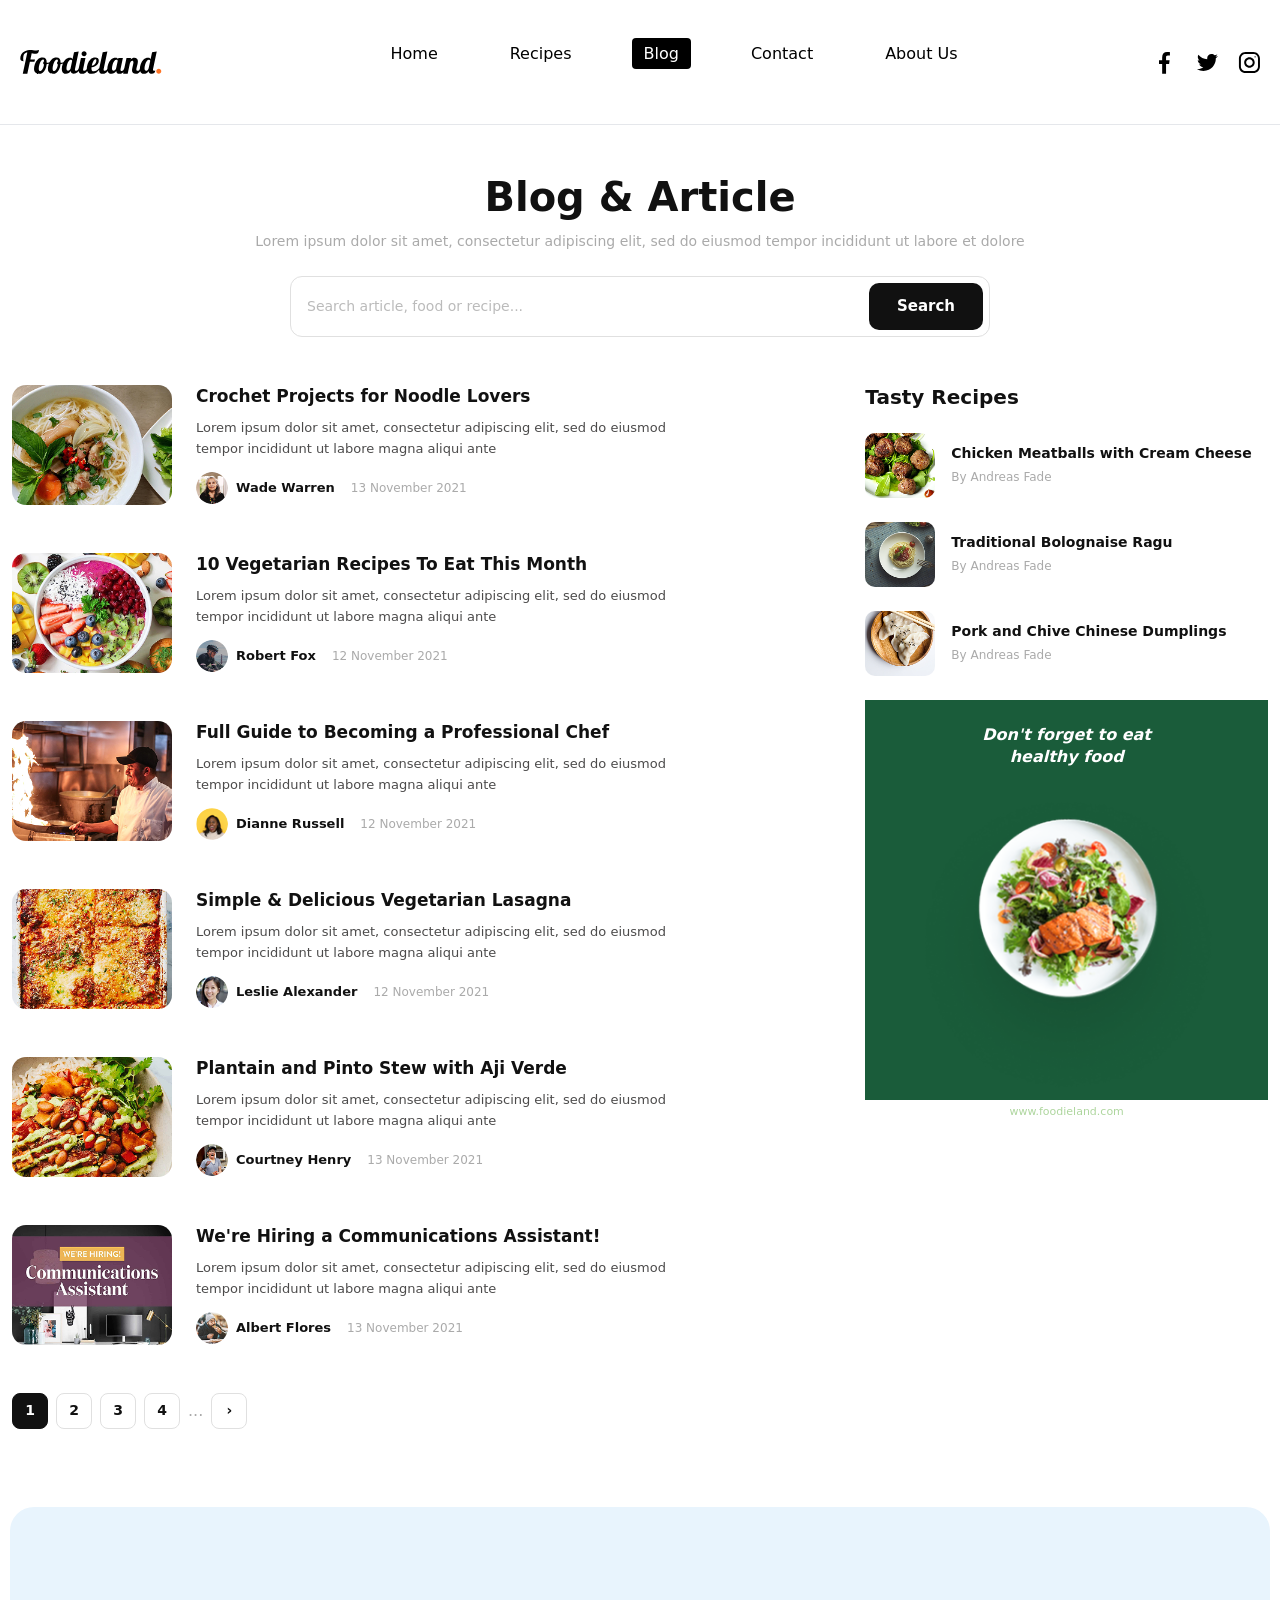
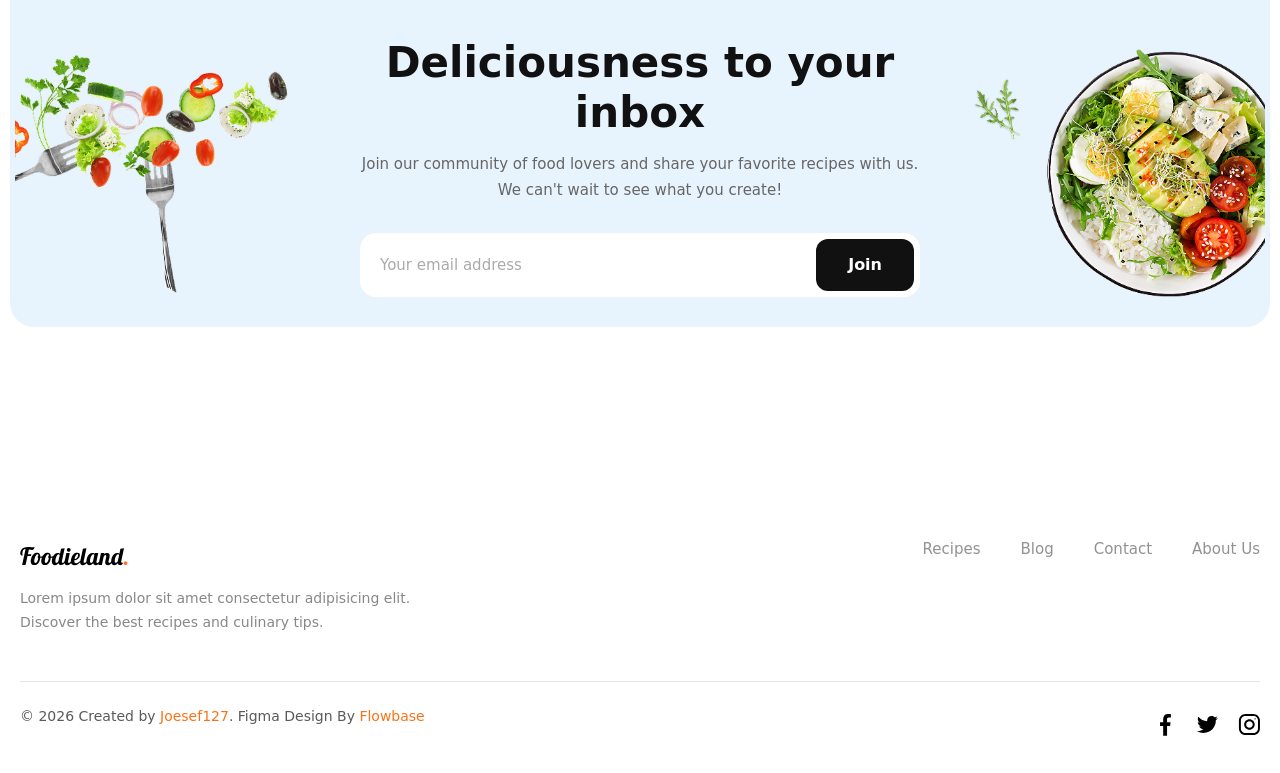
<file: blog.html>
<!DOCTYPE html>
<html lang="en">
<head>
    <meta charset="UTF-8">
    <meta name="viewport" content="width=device-width, initial-scale=1.0">
    <title>Blog - Foodieland</title>
    <link rel="preconnect" href="https://fonts.googleapis.com">
<link rel="preconnect" href="https://fonts.gstatic.com" crossorigin>
<link href="https://fonts.googleapis.com/css2?family=Open+Sans:ital,wght@0,300..800;1,300..800&display=swap" rel="stylesheet">

<link href="https://cdn.jsdelivr.net/npm/bootstrap@5.3.0/dist/css/bootstrap.min.css" rel="stylesheet"/>


<link rel="stylesheet" href="styles/index.css">
</head>
<body>

    <nav>
        <div class="nav-inner">

        <!-- logo image(foodieland) -->
         <a href="#" class="logo">
            <img src="images/logo.svg" alt="Foodieland" />
        </a>

        <!-- nav links -->
        <ul class="nav-links">
            <li><a href="index.html">Home</a></li>
            <li><a href="recipe.html">Recipes</a></li>
            <li><a href="blog.html" class="active">Blog</a></li>
            <li><a href="contact.html">Contact</a></li>
            <li><a href="#">About Us</a></li>
        </ul>

        <!-- social icons -->
         <div class="social-icons">
        <a href="https://www.facebook.com/profile.php?id=61579808576117">
            <img src="images/facebook.svg" width="30">
        </a>
        <a href="https://www.facebook.com/profile.php?id=61579808576117">
            <img src="images/tiwitter.svg" width="30">
        </a>
        <a href="https://www.facebook.com/profile.php?id=61579808576117">
            <img src="images/insta.svg" width="30">
        </a>
         </div>
     </div>   
    </nav>




<!-- blog & article section -->
<section class="blog-page py-5">
  <div class="container" style="max-width: 1300px;">

    <!-- Header -->
    <div class="text-center mb-4">
      <h1 class="blog-page-title">Blog & Article</h1>
      <p class="blog-page-desc">Lorem ipsum dolor sit amet, consectetur adipiscing elit, sed do eiusmod tempor incididunt ut labore et dolore</p>
    </div>

    <!-- Search Bar -->
    <div class="blog-search mb-5">
      <input type="text" placeholder="Search article, food or recipe..." class="blog-search-input" />
      <button class="blog-search-btn">Search</button>
    </div>

    <div class="row g-4">

      <!-- Left: Blog List -->
      <div class="col-lg-8">

        <!-- blog1 -->
        <div class="blog-item d-flex gap-4 mb-5">
          <div class="blog-thumb flex-shrink-0">
            <img src="images/blog1.png" alt="Noodle Lovers" />
          </div>
          <div class="blog-content">
            <h3 class="blog-item-title">Crochet Projects for Noodle Lovers</h3>
            <p class="blog-item-desc">Lorem ipsum dolor sit amet, consectetur adipiscing elit, sed do eiusmod tempor incididunt ut labore magna aliqui ante</p>
            <div class="blog-item-author d-flex align-items-center gap-2">
              <img src="images/author1.png" alt="Wade Warren" class="author-avatar" />
              <span class="author-name">Wade Warren</span>
              <span class="author-date">13 November 2021</span>
            </div>
          </div>
        </div>

        <!-- blog2 -->
        <div class="blog-item d-flex gap-4 mb-5">
          <div class="blog-thumb flex-shrink-0">
            <img src="images/blog2.png" alt="Vegetarian Recipes" />
          </div>
          <div class="blog-content">
            <h3 class="blog-item-title">10 Vegetarian Recipes To Eat This Month</h3>
            <p class="blog-item-desc">Lorem ipsum dolor sit amet, consectetur adipiscing elit, sed do eiusmod tempor incididunt ut labore magna aliqui ante</p>
            <div class="blog-item-author d-flex align-items-center gap-2">
              <img src="images/author2.png" alt="Robert Fox" class="author-avatar" />
              <span class="author-name">Robert Fox</span>
              <span class="author-date">12 November 2021</span>
            </div>
          </div>
        </div>

        <!-- blog3 -->
        <div class="blog-item d-flex gap-4 mb-5">
          <div class="blog-thumb flex-shrink-0">
            <img src="images/blog3.png" alt="Professional Chef" />
          </div>
          <div class="blog-content">
            <a href="article1.html" class="blog-item-link">
              <h3 class="blog-item-title">Full Guide to Becoming a Professional Chef</h3>
            </a>
            <p class="blog-item-desc">Lorem ipsum dolor sit amet, consectetur adipiscing elit, sed do eiusmod tempor incididunt ut labore magna aliqui ante</p>
            <div class="blog-item-author d-flex align-items-center gap-2">
              <img src="images/author3.png" alt="Dianne Russell" class="author-avatar" />
              <span class="author-name">Dianne Russell</span>
              <span class="author-date">12 November 2021</span>
            </div>
          </div>
        </div>

        <!-- blog4 -->
        <div class="blog-item d-flex gap-4 mb-5">
          <div class="blog-thumb flex-shrink-0">
            <img src="images/blog4.png" alt="Vegetarian Lasagna" />
          </div>
          <div class="blog-content">
            <h3 class="blog-item-title">Simple & Delicious Vegetarian Lasagna</h3>
            <p class="blog-item-desc">Lorem ipsum dolor sit amet, consectetur adipiscing elit, sed do eiusmod tempor incididunt ut labore magna aliqui ante</p>
            <div class="blog-item-author d-flex align-items-center gap-2">
              <img src="images/author4.png" alt="Leslie Alexander" class="author-avatar" />
              <span class="author-name">Leslie Alexander</span>
              <span class="author-date">12 November 2021</span>
            </div>
          </div>
        </div>

        <!-- blog5 -->
        <div class="blog-item d-flex gap-4 mb-5">
          <div class="blog-thumb flex-shrink-0">
            <img src="images/blog5.png" alt="Plantain Stew" />
          </div>
          <div class="blog-content">
            <h3 class="blog-item-title">Plantain and Pinto Stew with Aji Verde</h3>
            <p class="blog-item-desc">Lorem ipsum dolor sit amet, consectetur adipiscing elit, sed do eiusmod tempor incididunt ut labore magna aliqui ante</p>
            <div class="blog-item-author d-flex align-items-center gap-2">
              <img src="images/author5.png" alt="Courtney Henry" class="author-avatar" />
              <span class="author-name">Courtney Henry</span>
              <span class="author-date">13 November 2021</span>
            </div>
          </div>
        </div>

        <!-- blog6 -->
        <div class="blog-item d-flex gap-4 mb-5">
          <div class="blog-thumb flex-shrink-0">
            <img src="images/blog6.png" alt="Communications Assistant" />
          </div>
          <div class="blog-content">
            <h3 class="blog-item-title">We're Hiring a Communications Assistant!</h3>
            <p class="blog-item-desc">Lorem ipsum dolor sit amet, consectetur adipiscing elit, sed do eiusmod tempor incididunt ut labore magna aliqui ante</p>
            <div class="blog-item-author d-flex align-items-center gap-2">
              <img src="images/author6.png" alt="Albert Flores" class="author-avatar" />
              <span class="author-name">Albert Flores</span>
              <span class="author-date">13 November 2021</span>
            </div>
          </div>
        </div>

        <!-- Pagination -->
        <div class="d-flex align-items-center gap-2 mt-4">
          <a href="#" class="page-num active">1</a>
          <a href="#" class="page-num">2</a>
          <a href="#" class="page-num">3</a>
          <a href="#" class="page-num">4</a>
          <span class="page-dots">...</span>
          <a href="#" class="page-num">&rsaquo;</a>
        </div>

      </div>

      <!-- right sidebar -->
      <div class="col-lg-4">

        <h3 class="sidebar-title mb-4">Tasty Recipes</h3>

        <!-- sidebar1 -->
        <div class="d-flex align-items-center gap-3 mb-4">
          <div class="sidebar-thumb flex-shrink-0">
            <img src="images/sidebar1.png" alt="Chicken Meatballs" />
          </div>
          <div>
            <h4 class="sidebar-item-title">Chicken Meatballs with Cream Cheese</h4>
            <p class="sidebar-item-meta">By Andreas Fade</p>
          </div>
        </div>

        <!-- sidebar2 -->
        <div class="d-flex align-items-center gap-3 mb-4">
          <div class="sidebar-thumb flex-shrink-0">
            <img src="images/sidebar2.png" alt="Bolognaise Ragu" />
          </div>
          <div>
            <h4 class="sidebar-item-title">Traditional Bolognaise Ragu</h4>
            <p class="sidebar-item-meta">By Andreas Fade</p>
          </div>
        </div>

        <!-- sidebar3 -->
        <div class="d-flex align-items-center gap-3 mb-4">
          <div class="sidebar-thumb flex-shrink-0">
            <img src="images/sidebar3.png" alt="Chinese Dumplings" />
          </div>
          <div>
            <h4 class="sidebar-item-title">Pork and Chive Chinese Dumplings</h4>
            <p class="sidebar-item-meta">By Andreas Fade</p>
          </div>
        </div>

        <!-- sidebar banner -->
        <div class="sidebar-banner text-center p-4">
          <p class="banner-text"><em>Don't forget to eat<br> healthy food</em></p>
          <img src="images/sidebar_banner.png" alt="Healthy Food" class="banner-img my-3" />
          <p class="banner-url mb-0">www.foodieland.com</p>
        </div>

      </div>

    </div>
  </div>
</section>





<section class="newsletter-section">
  <div class="newsletter-wrapper">

    <div class="newsletter-box">

      <!-- left food image -->
      <img src="images/newsletter-left.png" alt="" class="nl-img-left" />

      <!-- center content -->
      <div class="nl-content">
        <h2 class="nl-title">Deliciousness to your inbox</h2>
        <p class="nl-desc">Join our community of food lovers and share your favorite recipes with us. We can't wait to see what you create!</p>

        <div class="nl-form">
          <input type="email" placeholder="Your email address" class="nl-input" />
          <button class="nl-btn">Join</button>
        </div>
      </div>

      <!-- right food image -->
      <img src="images/newsletter-right.png" alt="" class="nl-img-right" />

    </div>

  </div>
</section>





<!-- footer -->
<footer class="footer">
  <div class="footer-wrapper">

    <!-- top row -->
    <div class="footer-top">


      <div class="footer-left">
         <a href="#" class="footer-logo">
            <img src="images/logo.svg" alt="Foodieland" />
        </a>
        <p class="footer-desc">Lorem ipsum dolor sit amet consectetur adipisicing elit. Discover the best recipes and culinary tips.</p>
      </div>


      <ul class="footer-links">
        <li><a href="recipe.html">Recipes</a></li>
        <li><a href="blog.html">Blog</a></li>
        <li><a href="contact.html">Contact</a></li>
        <li><a href="#">About Us</a></li>
      </ul>

    </div>

    <!-- divider -->
    <hr class="footer-hr" />

    <!-- bottom row -->
    <div class="footer-bottom">

      <!-- copyright -->
      <p class="footer-copy">
        &copy; 2026 Created by <a href="#">Joesef127</a>. Figma Design By <a href="#">Flowbase</a>
      </p>

      <!-- Social icons -->
         <div class="social-icons">
        <a href="https://www.facebook.com/profile.php?id=61579808576117">
            <img src="images/facebook.svg" width="30">
        </a>
        <a href="https://www.facebook.com/profile.php?id=61579808576117">
            <img src="images/tiwitter.svg" width="30">
        </a>
        <a href="https://www.facebook.com/profile.php?id=61579808576117">
            <img src="images/insta.svg" width="30">
        </a>
         </div>
    </div>
  </div>
</footer>


</body>
</html>
</file>
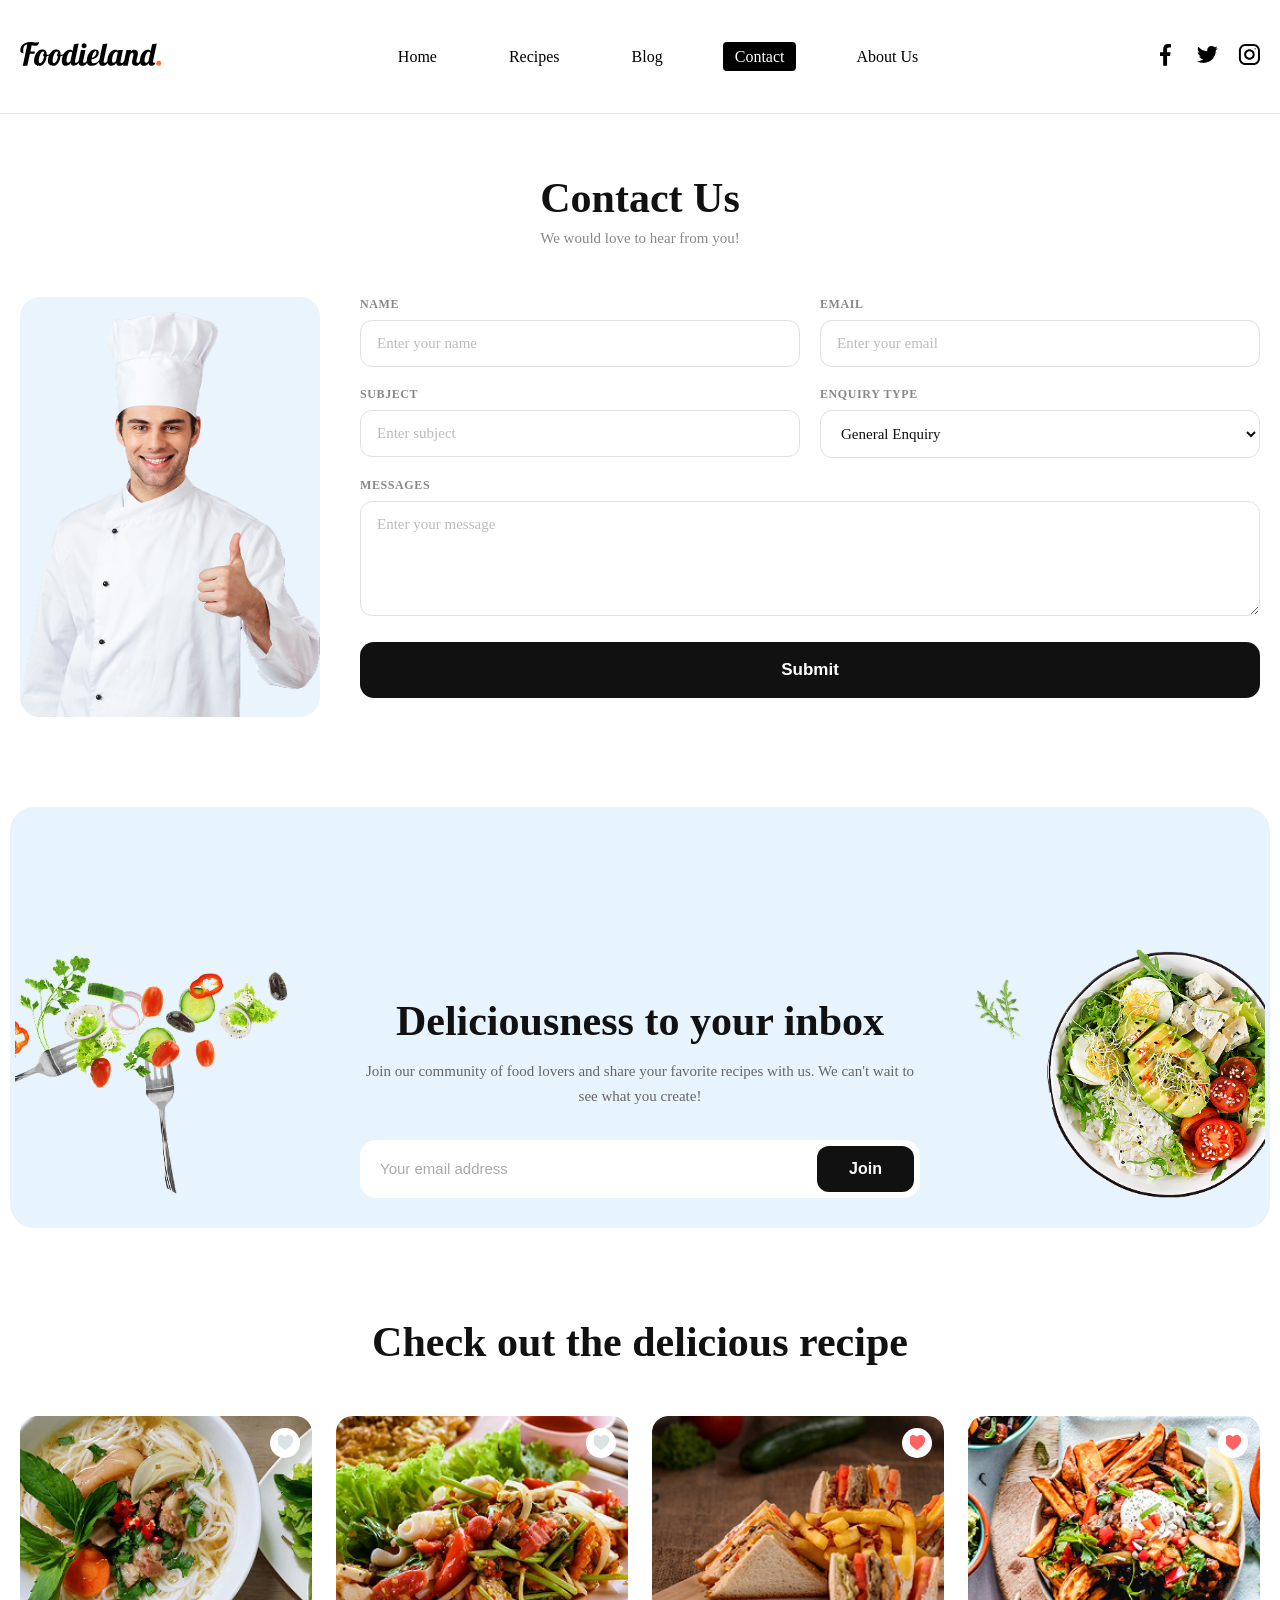
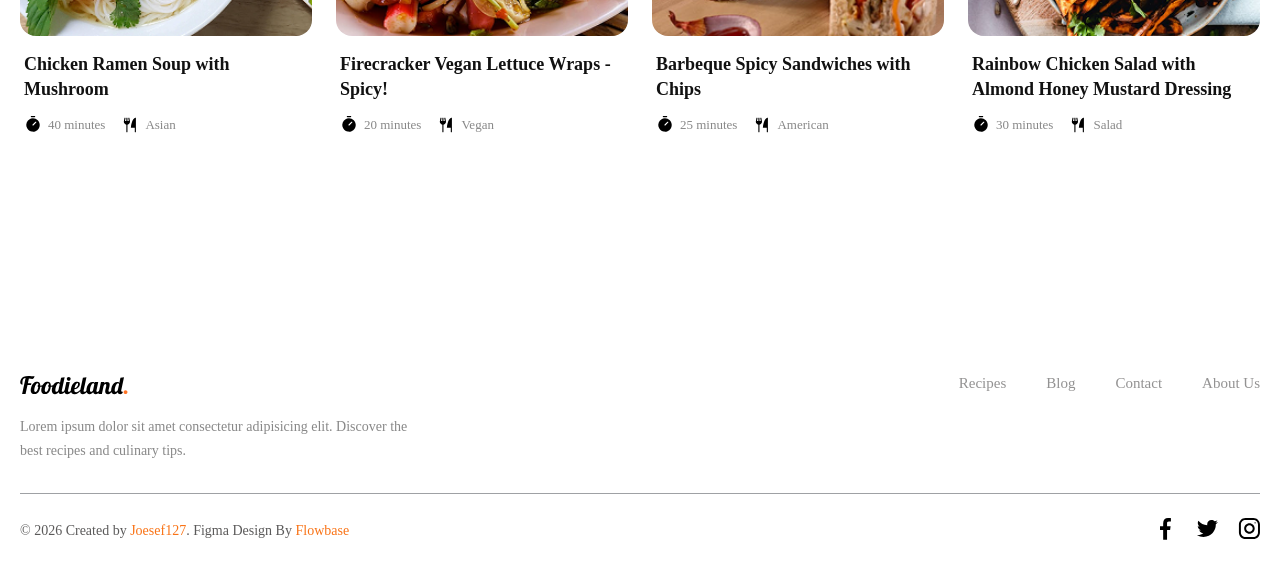
<file: contact.html>
<!DOCTYPE html>
<html lang="en">
<head>
    <meta charset="UTF-8">
    <meta name="viewport" content="width=device-width, initial-scale=1.0">
    <title>Contact - Foodieland</title>
    <link rel="preconnect" href="https://fonts.googleapis.com">
<link rel="preconnect" href="https://fonts.gstatic.com" crossorigin>
<link href="https://fonts.googleapis.com/css2?family=Open+Sans:ital,wght@0,300..800;1,300..800&display=swap" rel="stylesheet">
<link rel="stylesheet" href="styles/index.css">
</head>
<body>

          <nav>
        <div class="nav-inner">

        <!-- logo image(foodieland) -->
         <a href="#" class="logo">
            <img src="images/logo.svg" alt="Foodieland" />
        </a>

        <!-- nav links -->
        <ul class="nav-links">
            <li><a href="index.html">Home</a></li>
            <li><a href="recipe.html">Recipes</a></li>
            <li><a href="blog.html">Blog</a></li>
            <li><a href="contact.html" class="active">Contact</a></li>
            <li><a href="#">About Us</a></li>
        </ul>

        <!-- social icons -->
         <div class="social-icons">
        <a href="https://www.facebook.com/profile.php?id=61579808576117">
            <img src="images/facebook.svg" width="30">
        </a>
        <a href="https://www.facebook.com/profile.php?id=61579808576117">
            <img src="images/tiwitter.svg" width="30">
        </a>
        <a href="https://www.facebook.com/profile.php?id=61579808576117">
            <img src="images/insta.svg" width="30">
        </a>
         </div>
     </div>   
    </nav>


    <!-- contact section -->
<section class="contact-section">
  <div class="contact-wrapper">

    <!-- header -->
    <div class="contact-header">
      <h2 class="contact-title">Contact Us</h2>
      <p class="contact-subtitle">We would love to hear from you!</p>
    </div>

    <!-- image r form -->
    <div class="contact-body">

      <!-- left image -->
      <div class="contact-img-box">
        <img src="images/chef2.png" alt="Chef" />
      </div>

      <!-- right form -->
      <div class="contact-form">

        <!-- name r email -->
        <div class="form-row">
          <div class="form-group">
            <label>NAME</label>
            <input type="text" placeholder="Enter your name" />
          </div>
          <div class="form-group">
            <label>EMAIL</label>
            <input type="email" placeholder="Enter your email" />
          </div>
        </div>

        <!-- subject r enquiry type -->
        <div class="form-row">
          <div class="form-group">
            <label>SUBJECT</label>
            <input type="text" placeholder="Enter subject" />
          </div>
          <div class="form-group">
            <label>ENQUIRY TYPE</label>
            <select>
              <option>General Enquiry</option>
              <option>Feedback</option>
              <option>Support</option>
              <option>Advertising</option>
              <option>Complaint</option>
              <option>Other</option>
            </select>
          </div>
        </div>

        <!-- message -->
        <div class="form-group full-width">
          <label>MESSAGES</label>
          <textarea placeholder="Enter your message" rows="5"></textarea>
        </div>

        <!-- submit button -->
        <button class="contact-btn">Submit</button>

      </div>
    </div>
  </div>
</section>





<section class="newsletter-section">
  <div class="newsletter-wrapper">

    <div class="newsletter-box">

      <!-- left food image -->
      <img src="images/newsletter-left.png" alt="" class="nl-img-left" />

      <!-- center content -->
      <div class="nl-content">
        <h2 class="nl-title">Deliciousness to your inbox</h2>
        <p class="nl-desc">Join our community of food lovers and share your favorite recipes with us. We can't wait to see what you create!</p>

        <div class="nl-form">
          <input type="email" placeholder="Your email address" class="nl-input" />
          <button class="nl-btn">Join</button>
        </div>
      </div>

      <!-- right food image -->
      <img src="images/newsletter-right.png" alt="" class="nl-img-right" />

    </div>

  </div>
</section>






<!-- Check Out Recipes Section -->
<section class="checkout-section">
  <div class="checkout-wrapper">

    <!-- Header -->
    <h2 class="checkout-title">Check out the delicious recipe</h2>

    <!-- cards grid -->
    <div class="checkout-grid">

      <!-- Card 1 -->
      <div class="checkout-card">
        <div class="checkout-img-box">
          <img src="images/try-recipe5.png" alt="Chicken Ramen Soup" />
          <button class="liked-btn"><img src="images/white_like.svg" alt=""></button>
        </div>
        <div class="checkout-info">
          <h3>Chicken Ramen Soup with Mushroom</h3>
          <div class="checkout-meta">
            <span><img src="images/timer_icon.svg" alt="" /> 40 minutes</span>
            <span><img src="images/ForkKnife_icon.svg" alt="" /> Asian</span>
          </div>
        </div>
      </div>

      <!-- Card 2 -->
      <div class="checkout-card">
        <div class="checkout-img-box">
          <img src="images/try-recipe6.png" alt="Firecracker Vegan Lettuce Wraps" />
          <button class="liked-btn"><img src="images/white_like.svg" alt=""></button>
        </div>
        <div class="checkout-info">
          <h3>Firecracker Vegan Lettuce Wraps - Spicy!</h3>
          <div class="checkout-meta">
            <span><img src="images/timer_icon.svg" alt="" /> 20 minutes</span>
            <span><img src="images/ForkKnife_icon.svg" alt="" /> Vegan</span>
          </div>
        </div>
      </div>

      <!-- Card 3 -->
      <div class="checkout-card">
        <div class="checkout-img-box">
          <img src="images/try-recipe7.png" alt="Barbeque Spicy Sandwiches" />
          <button class="liked-btn"><img src="images/red_like.svg" alt=""></button>
        </div>
        <div class="checkout-info">
          <h3>Barbeque Spicy Sandwiches with Chips</h3>
          <div class="checkout-meta">
            <span><img src="images/timer_icon.svg" alt="" /> 25 minutes</span>
            <span><img src="images/ForkKnife_icon.svg" alt="" /> American</span>
          </div>
        </div>
      </div>

      <!-- Card 4 -->
      <div class="checkout-card">
        <div class="checkout-img-box">
          <img src="images/try-recipe8.png" alt="Rainbow Chicken Salad" />
          <button class="liked-btn"><img src="images/red_like.svg" alt=""></button>
        </div>
        <div class="checkout-info">
          <h3>Rainbow Chicken Salad with Almond Honey Mustard Dressing</h3>
          <div class="checkout-meta">
            <span><img src="images/timer_icon.svg" alt="" /> 30 minutes</span>
            <span><img src="images/ForkKnife_icon.svg" alt="" /> Salad</span>
          </div>
        </div>
      </div>

    </div>
  </div>
</section>





    <footer class="footer">
  <div class="footer-wrapper">

    <!-- Top row -->
    <div class="footer-top">

      <!-- Left: Logo + desc -->
      <div class="footer-left">
         <a href="#" class="footer-logo">
            <img src="images/logo.svg" alt="Foodieland" />
        </a>
        <p class="footer-desc">Lorem ipsum dolor sit amet consectetur adipisicing elit. Discover the best recipes and culinary tips.</p>
      </div>

      <!-- Right: Nav links -->
      <ul class="footer-links">
        <li><a href="recipe.html">Recipes</a></li>
        <li><a href="blog.html">Blog</a></li>
        <li><a href="contact.html">Contact</a></li>
        <li><a href="about.html">About Us</a></li>
      </ul>

    </div>

    <!-- divider -->
    <hr class="footer-hr" />

    <!-- bottom row -->
    <div class="footer-bottom">

      <!-- copyright -->
      <p class="footer-copy">
        &copy; 2026 Created by <a href="#">Joesef127</a>. Figma Design By <a href="#">Flowbase</a>
      </p>

      <!-- Social icons -->
         <div class="social-icons">
        <a href="https://www.facebook.com/profile.php?id=61579808576117">
            <img src="images/facebook.svg" width="30">
        </a>
        <a href="https://www.facebook.com/profile.php?id=61579808576117">
            <img src="images/tiwitter.svg" width="30">
        </a>
        <a href="https://www.facebook.com/profile.php?id=61579808576117">
            <img src="images/insta.svg" width="30">
        </a>
         </div>
    </div>
  </div>
</footer>


</body>
</html>
</file>
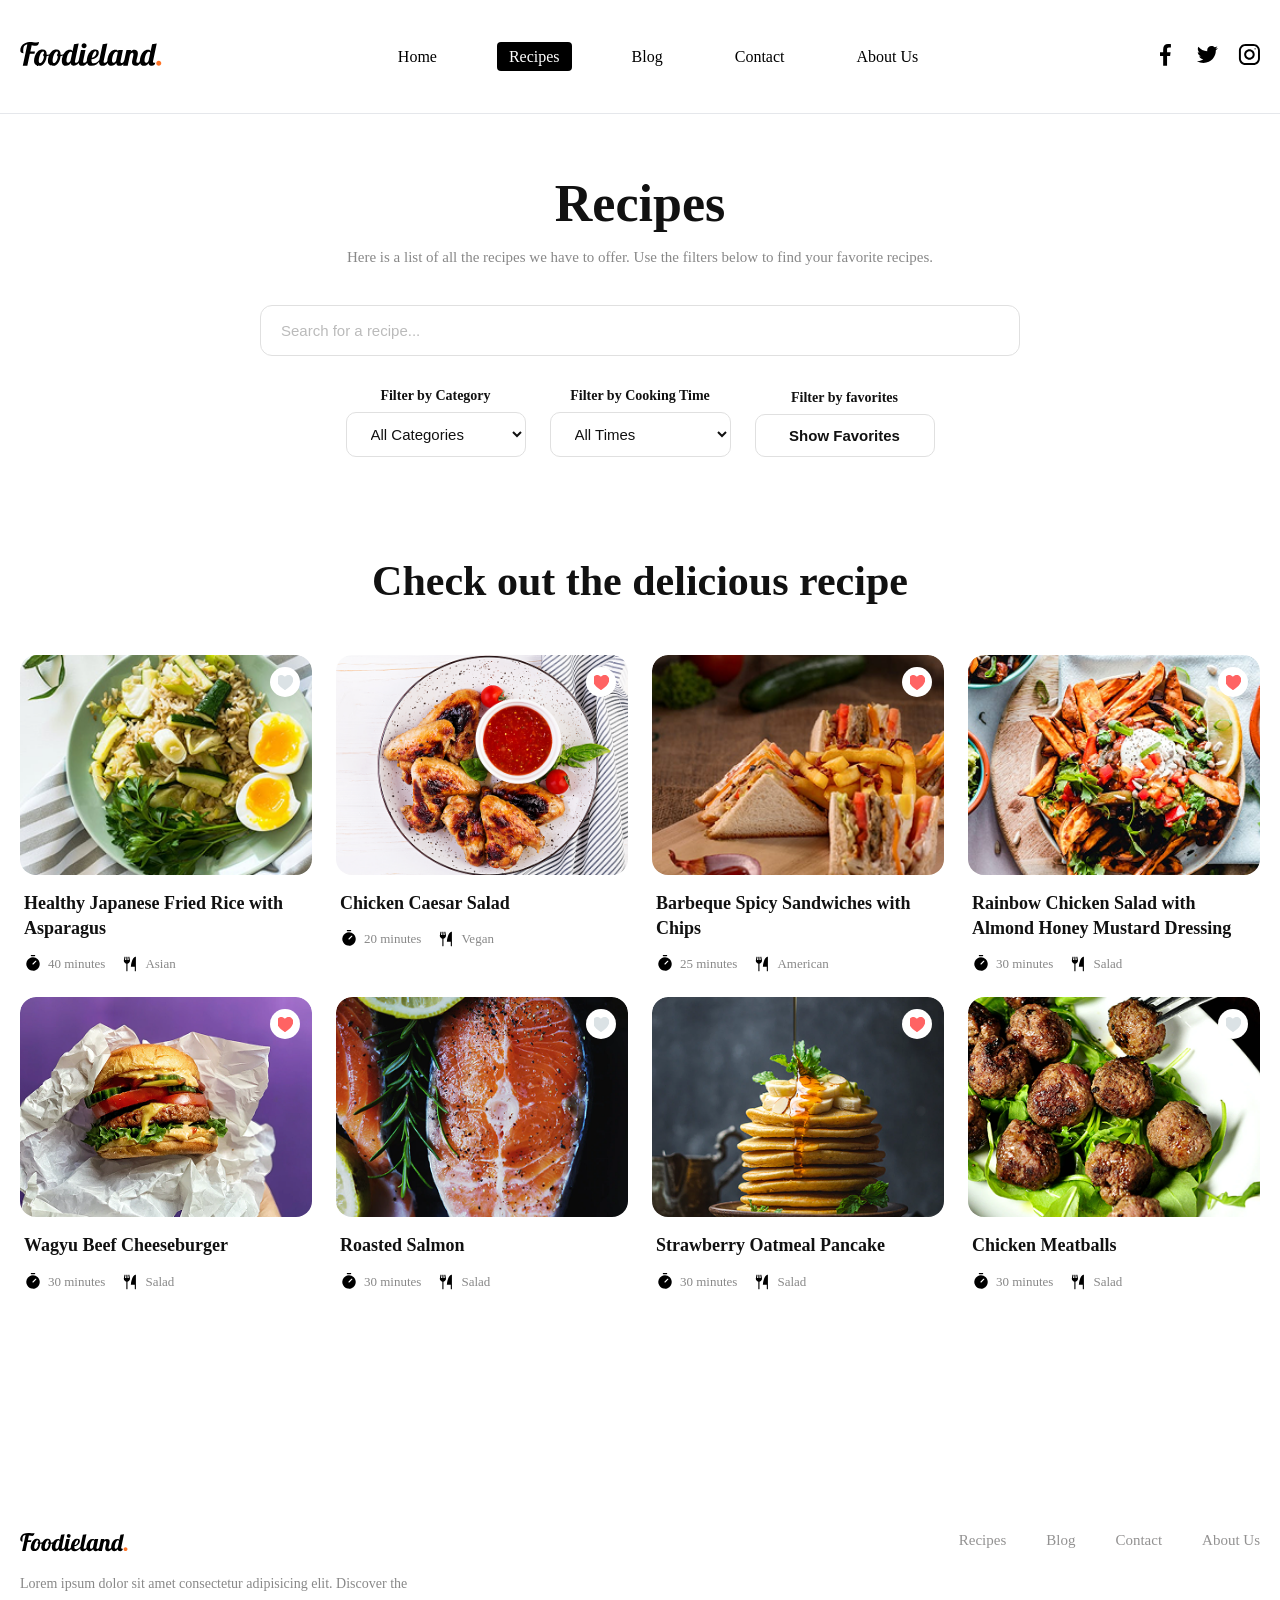
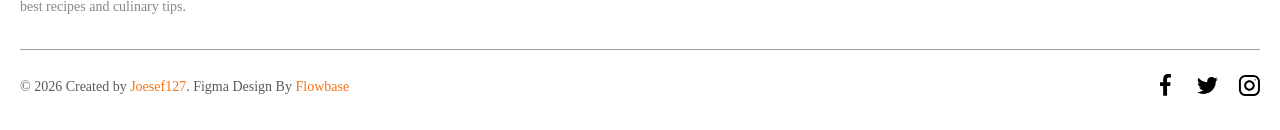
<file: recipe.html>
<!DOCTYPE html>
<html lang="en">
<head>
    <meta charset="UTF-8">
    <meta name="viewport" content="width=device-width, initial-scale=1.0">
    <title>Recipes - Foodieland</title>
    <link rel="preconnect" href="https://fonts.googleapis.com">
<link rel="preconnect" href="https://fonts.gstatic.com" crossorigin>
<link href="https://fonts.googleapis.com/css2?family=Open+Sans:ital,wght@0,300..800;1,300..800&display=swap" rel="stylesheet">
<link rel="stylesheet" href="styles/index.css">
</head>
<body>

    <nav>
        <div class="nav-inner">

        <!-- logo image(foodieland) -->
         <a href="#" class="logo">
            <img src="images/logo.svg" alt="Foodieland" />
        </a>

        <!-- nav links -->
        <ul class="nav-links">
            <li><a href="index.html">Home</a></li>
            <li><a href="recipe.html" class="active">Recipes</a></li>
            <li><a href="blog.html">Blog</a></li>
            <li><a href="contact.html">Contact</a></li>
            <li><a href="#">About Us</a></li>
        </ul>

        <!-- social icons -->
         <div class="social-icons">
        <a href="https://www.facebook.com/profile.php?id=61579808576117">
            <img src="images/facebook.svg" width="30">
        </a>
        <a href="https://www.facebook.com/profile.php?id=61579808576117">
            <img src="images/tiwitter.svg" width="30">
        </a>
        <a href="https://www.facebook.com/profile.php?id=61579808576117">
            <img src="images/insta.svg" width="30">
        </a>
         </div>
     </div>   
    </nav>




<!-- recipe er filter section -->
<section class="recipes-filter-section">
  <div class="recipes-filter-wrapper">

    <!-- header -->
    <div class="recipes-filter-header">
      <h1 class="recipes-filter-title">Recipes</h1>
      <p class="recipes-filter-desc">Here is a list of all the recipes we have to offer. Use the filters below to find your favorite recipes.</p>
    </div>

    <!-- search bar -->
    <div class="recipes-search-wrap">
      <input type="text" placeholder="Search for a recipe..." class="recipes-search-input" />
    </div>

    <!-- filter er row -->
    <div class="recipes-filters">

      <!-- filter by category -->
      <div class="filter-group">
        <label class="filter-label">Filter by Category</label>
        <select class="filter-select">
          <option>All Categories</option>
          <option>Salad</option>
          <option>Breakfast</option>
          <option>Dinner</option>
          <option>Dessert</option>
          <option>Vegan</option>
        </select>
      </div>

      <!-- filter by cooking time -->
      <div class="filter-group">
        <label class="filter-label">Filter by Cooking Time</label>
        <select class="filter-select">
          <option>All Times</option>
          <option>Under 15 minutes</option>
          <option>Under 30 minutes</option>
          <option>Under 45 minutes</option>
          <option>1 hour+</option>
        </select>
      </div>

      <!-- filter by favorites -->
      <div class="filter-group">
        <label class="filter-label">Filter by favorites</label>
        <button class="filter-fav-btn">Show Favorites</button>
      </div>

    </div>

  </div>
</section>





<!-- Check Out Recipes Section part ta -->
<section class="checkout-section">
  <div class="checkout-wrapper">

    <!-- Header -->
    <h2 class="checkout-title">Check out the delicious recipe</h2>

    <!-- cards grid -->
    <div class="checkout-grid">

      <!-- Card 1 -->
      <div class="checkout-card">
        <div class="checkout-img-box">
         <img src="images/try-recipe3.png" alt="" />
          <button class="liked-btn"><img src="images/white_like.svg" alt=""></button>
        </div>
        <div class="checkout-info">
          <a href="recipe_item1.html" class="blog-item-link"><h3>Healthy Japanese Fried Rice with Asparagus</h3></a>
          <div class="checkout-meta">
            <span><img src="images/timer_icon.svg" alt="" /> 40 minutes</span>
            <span><img src="images/ForkKnife_icon.svg" alt="" /> Asian</span>
          </div>
        </div>
      </div>

      <!-- Card 2 -->
      <div class="checkout-card">
        <div class="checkout-img-box">
          <img src="images/recipe_card2.png" alt="Chicken Caesar Salad" />
          <button class="liked-btn"><img src="images/red_like.svg" alt=""></button>
        </div>
        <div class="checkout-info">
          <h3>Chicken Caesar Salad</h3>
          <div class="checkout-meta">
            <span><img src="images/timer_icon.svg" alt="" /> 20 minutes</span>
            <span><img src="images/ForkKnife_icon.svg" alt="" /> Vegan</span>
          </div>
        </div>
      </div>

      <!-- Card 3 -->
      <div class="checkout-card">
        <div class="checkout-img-box">
          <img src="images/try-recipe7.png" alt="Barbeque Spicy Sandwiches" />
          <button class="liked-btn"><img src="images/red_like.svg" alt=""></button>
        </div>
        <div class="checkout-info">
          <h3>Barbeque Spicy Sandwiches with Chips</h3>
          <div class="checkout-meta">
            <span><img src="images/timer_icon.svg" alt="" /> 25 minutes</span>
            <span><img src="images/ForkKnife_icon.svg" alt="" /> American</span>
          </div>
        </div>
      </div>

      <!-- Card 4 -->
      <div class="checkout-card">
        <div class="checkout-img-box">
          <img src="images/try-recipe8.png" alt="Rainbow Chicken Salad" />
          <button class="liked-btn"><img src="images/red_like.svg" alt=""></button>
        </div>
        <div class="checkout-info">
          <h3>Rainbow Chicken Salad with Almond Honey Mustard Dressing</h3>
          <div class="checkout-meta">
            <span><img src="images/timer_icon.svg" alt="" /> 30 minutes</span>
            <span><img src="images/ForkKnife_icon.svg" alt="" /> Salad</span>
          </div>
        </div>
      </div>

      <!-- Card 5 -->
      <div class="checkout-card">
        <div class="checkout-img-box">
          <img src="images/recipe_card3.png" alt="Wagyu Beef Cheeseburger" />
          <button class="liked-btn"><img src="images/red_like.svg" alt=""></button>
        </div>
        <div class="checkout-info">
          <h3>Wagyu Beef Cheeseburger</h3>
          <div class="checkout-meta">
            <span><img src="images/timer_icon.svg" alt="" /> 30 minutes</span>
            <span><img src="images/ForkKnife_icon.svg" alt="" /> Salad</span>
          </div>
        </div>
      </div>

      <!-- Card 6 -->
      <div class="checkout-card">
        <div class="checkout-img-box">
          <img src="images/recipe_card4.png" alt="Roasted Salmon" />
          <button class="liked-btn"><img src="images/white_like.svg" alt=""></button>
        </div>
        <div class="checkout-info">
          <h3>Roasted Salmon</h3>
          <div class="checkout-meta">
            <span><img src="images/timer_icon.svg" alt="" /> 30 minutes</span>
            <span><img src="images/ForkKnife_icon.svg" alt="" /> Salad</span>
          </div>
        </div>
      </div>

      <!-- Card 7 -->
      <div class="checkout-card">
        <div class="checkout-img-box">
          <img src="images/recipe_card5.png" alt="Strawberry Oatmeal Pancake" />
          <button class="liked-btn liked"><img src="images/red_like.svg" alt=""></button>
        </div>
        <div class="checkout-info">
          <h3>Strawberry Oatmeal Pancake</h3>
          <div class="checkout-meta">
            <span><img src="images/timer_icon.svg" alt="" /> 30 minutes</span>
            <span><img src="images/ForkKnife_icon.svg" alt="" /> Salad</span>
          </div>
        </div>
      </div>

      <!-- Card 8 -->
      <div class="checkout-card">
        <div class="checkout-img-box">
          <img src="images/recipe_card6.png" alt="Chicken Meatballs" />
          <button class="liked-btn"><img src="images/white_like.svg" alt=""></button>
        </div>
        <div class="checkout-info">
          <h3>Chicken Meatballs</h3>
          <div class="checkout-meta">
            <span><img src="images/timer_icon.svg" alt="" /> 30 minutes</span>
            <span><img src="images/ForkKnife_icon.svg" alt="" /> Salad</span>
          </div>
        </div>
      </div>



    </div>
  </div>
</section>




<!-- footer -->
<footer class="footer">
  <div class="footer-wrapper">

    <!-- Top row -->
    <div class="footer-top">

      <!-- Left: Logo + desc -->
      <div class="footer-left">
         <a href="#" class="footer-logo">
            <img src="images/logo.svg" alt="Foodieland" />
        </a>
        <p class="footer-desc">Lorem ipsum dolor sit amet consectetur adipisicing elit. Discover the best recipes and culinary tips.</p>
      </div>

      <!-- Right: Nav links -->
      <ul class="footer-links">
        <li><a href="recipe.html">Recipes</a></li>
        <li><a href="blog.html">Blog</a></li>
        <li><a href="contact.html">Contact</a></li>
        <li><a href="#">About Us</a></li>
      </ul>

    </div>

    <!-- divider -->
    <hr class="footer-hr" />

    <!-- bottom row -->
    <div class="footer-bottom">

      <!-- copyright -->
      <p class="footer-copy">
        &copy; 2026 Created by <a href="#">Joesef127</a>. Figma Design By <a href="#">Flowbase</a>
      </p>

      <!-- Social icons -->
         <div class="social-icons">
        <a href="https://www.facebook.com/profile.php?id=61579808576117">
            <img src="images/facebook.svg" width="30">
        </a>
        <a href="https://www.facebook.com/profile.php?id=61579808576117">
            <img src="images/tiwitter.svg" width="30">
        </a>
        <a href="https://www.facebook.com/profile.php?id=61579808576117">
            <img src="images/insta.svg" width="30">
        </a>
         </div>
    </div>
  </div>
</footer>



</body>
</html>
</file>
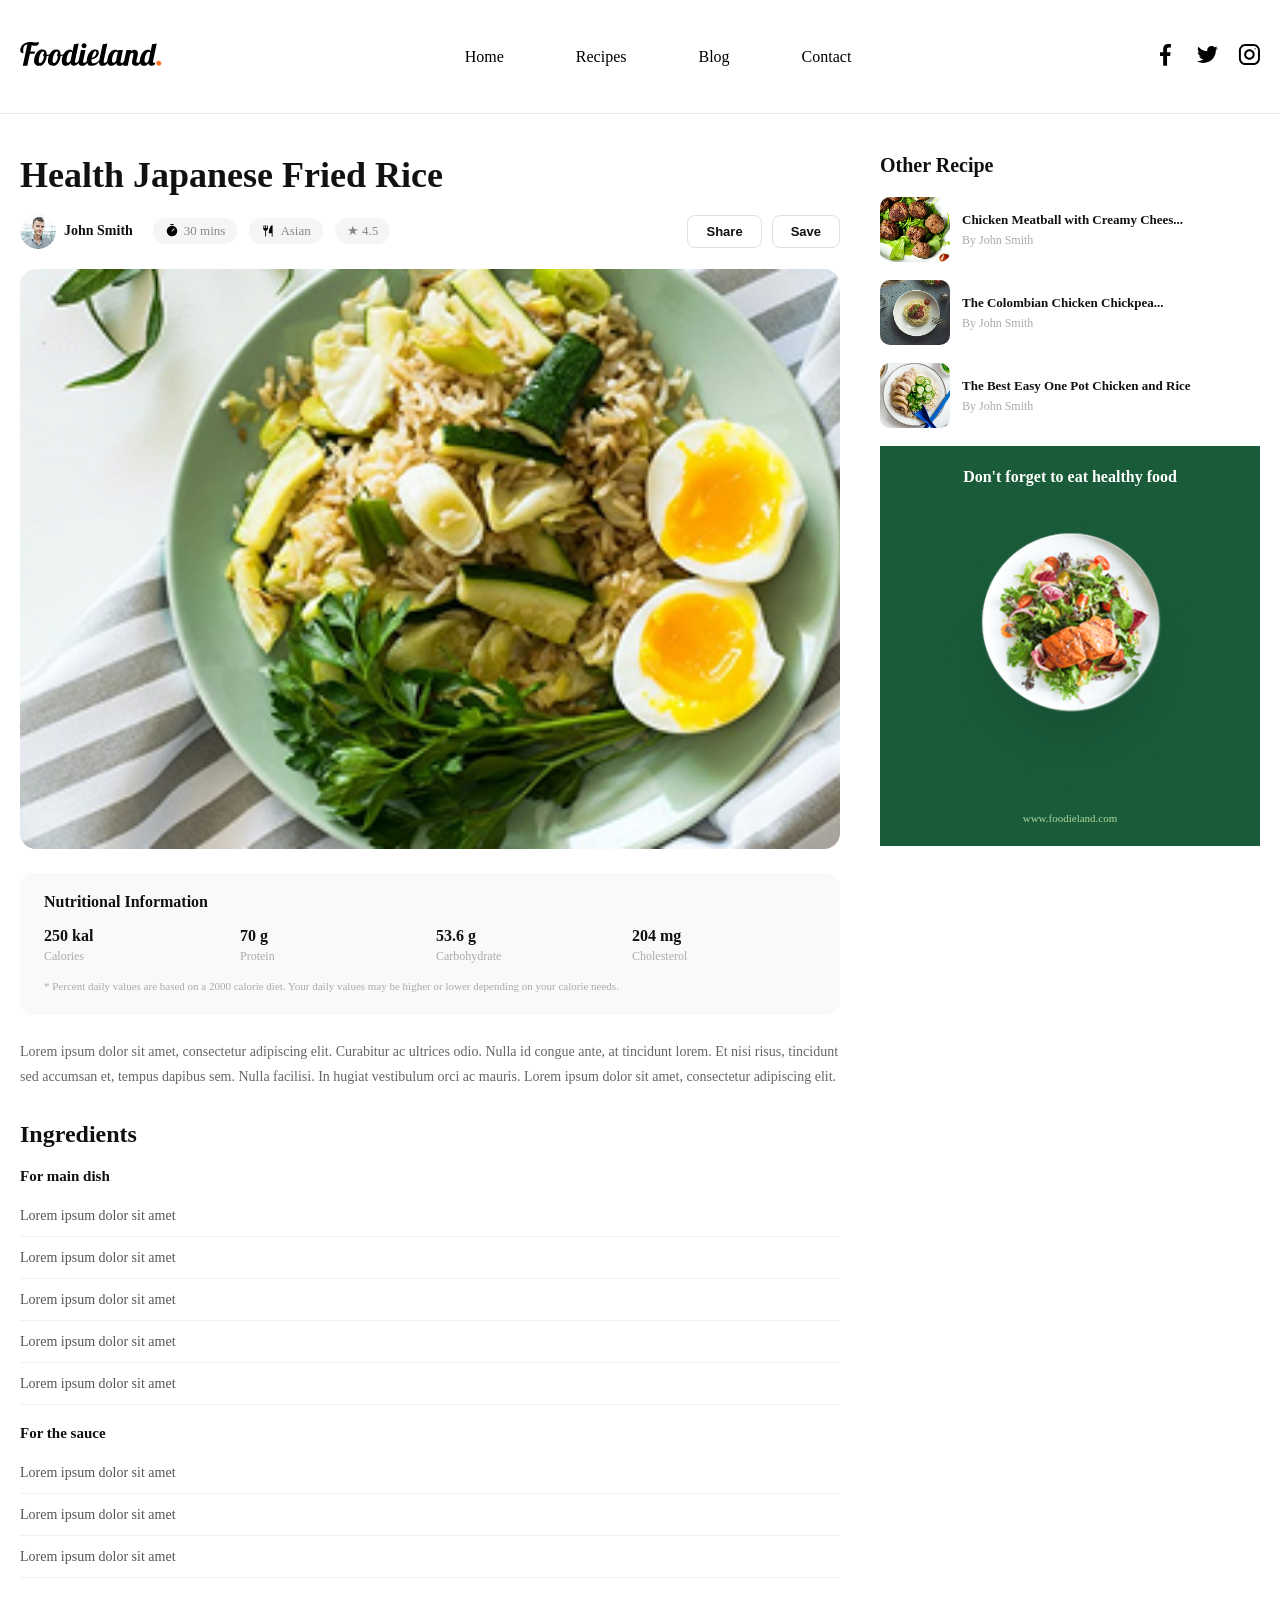
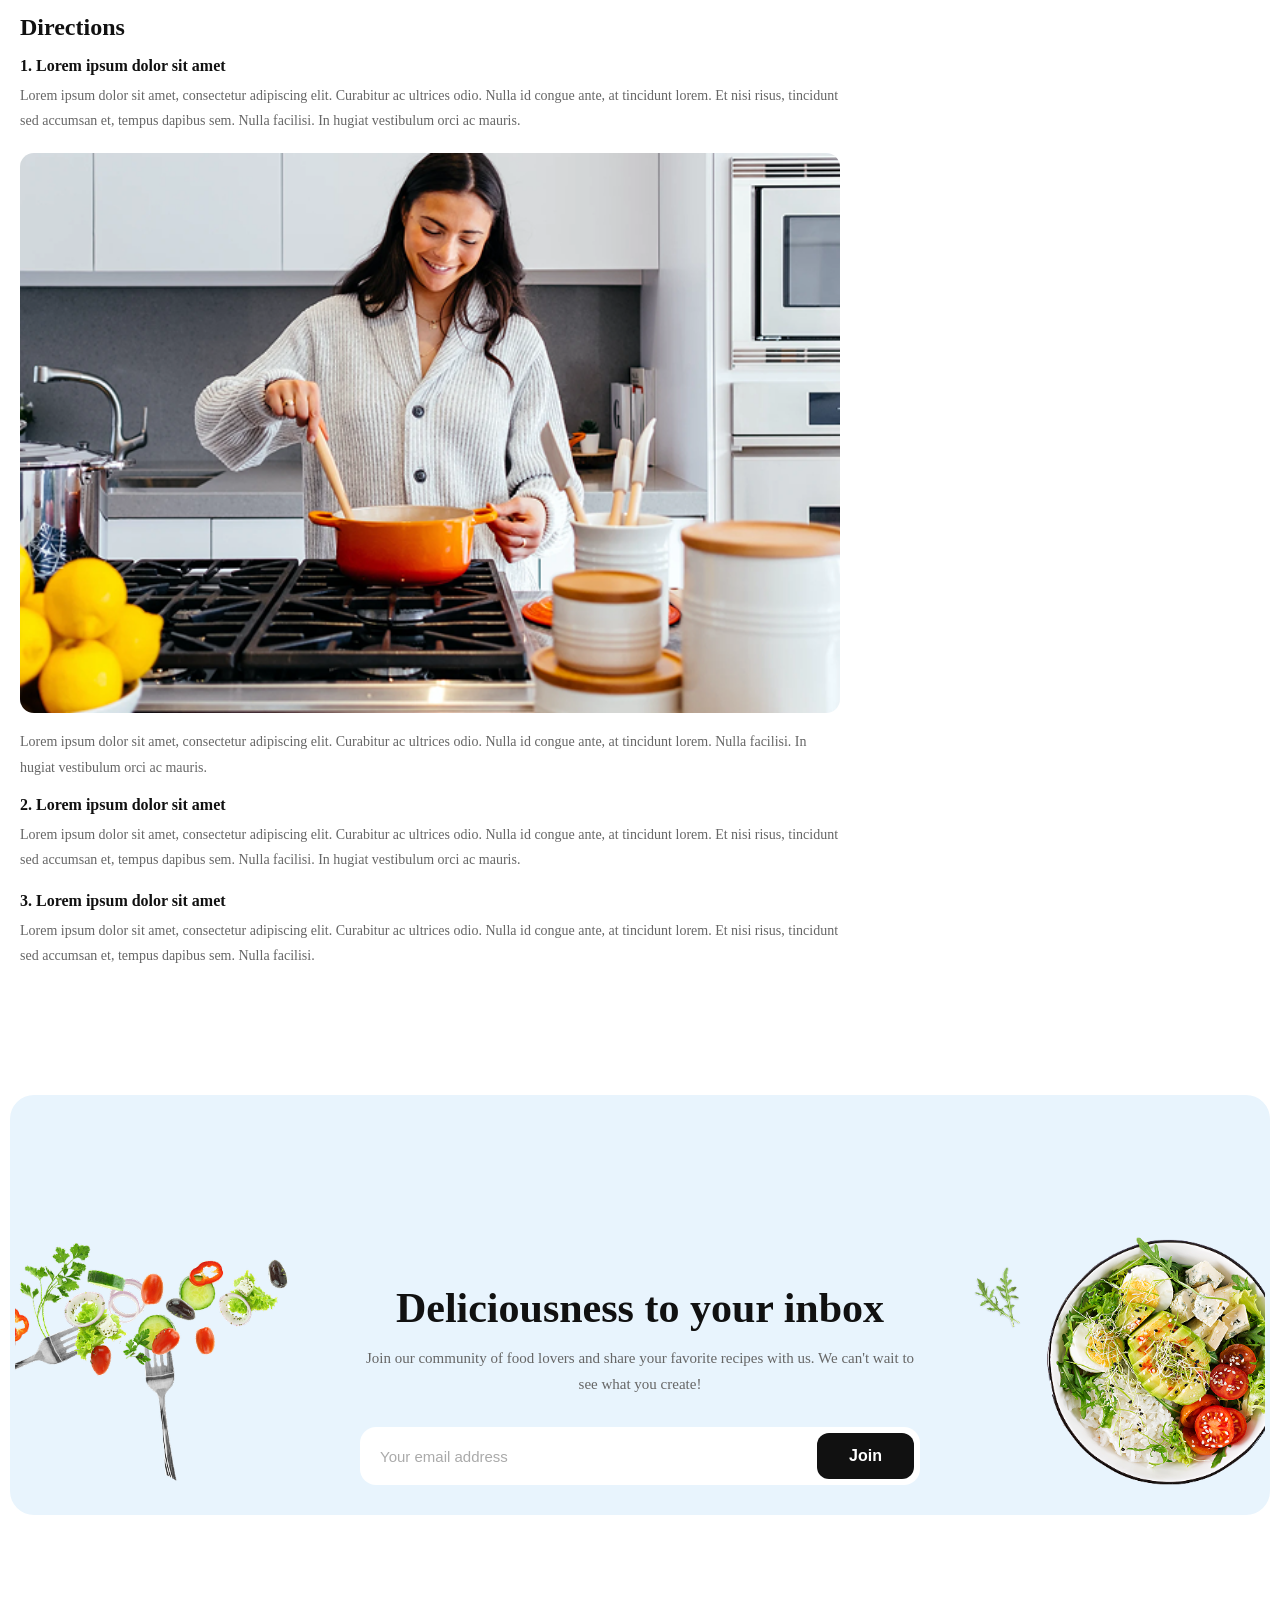
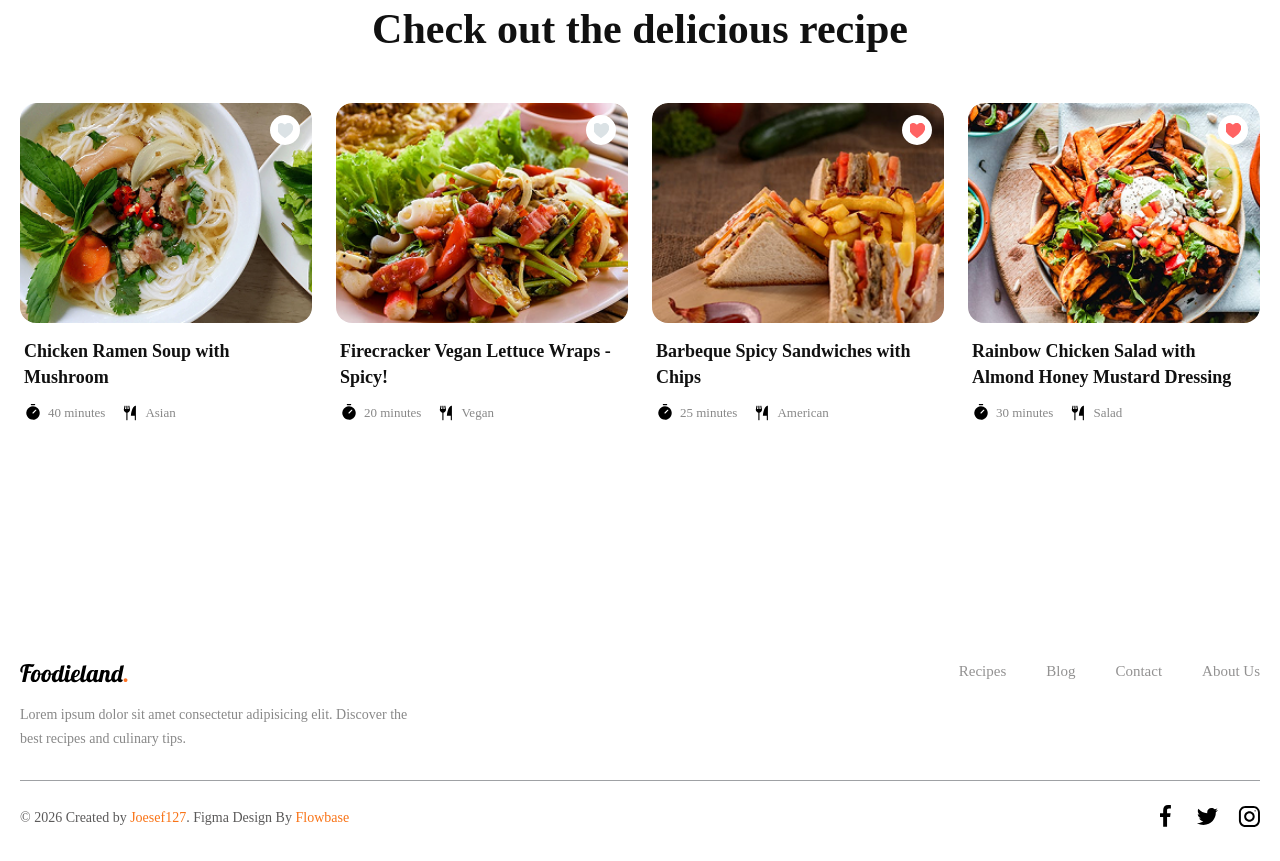
<file: recipe_item1.html>
<!DOCTYPE html>
<html lang="en">
<head>
    <meta charset="UTF-8">
    <meta name="viewport" content="width=device-width, initial-scale=1.0">
    <title>Recipes Item - Foodieland</title>
    <link rel="preconnect" href="https://fonts.googleapis.com">
<link rel="preconnect" href="https://fonts.gstatic.com" crossorigin>
<link href="https://fonts.googleapis.com/css2?family=Open+Sans:ital,wght@0,300..800;1,300..800&display=swap" rel="stylesheet">
<link rel="stylesheet" href="styles/index.css">
</head>
<body>

          <nav>
        <div class="nav-inner">

        <!-- logo image(foodieland) -->
         <a href="#" class="logo">
            <img src="images/logo.svg" alt="Foodieland" />
        </a>

        <!-- nav links -->
        <ul class="nav-links">
            <li><a href="index.html">Home</a></li>
            <li><a href="recipe.html">Recipes</a></li>
            <li><a href="blog.html">Blog</a></li>
            <li><a href="contact.html">Contact</a></li>

        </ul>

        <!-- social icons -->
         <div class="social-icons">
        <a href="https://www.facebook.com/profile.php?id=61579808576117">
            <img src="images/facebook.svg" width="30">
        </a>
        <a href="https://www.facebook.com/profile.php?id=61579808576117">
            <img src="images/tiwitter.svg" width="30">
        </a>
        <a href="https://www.facebook.com/profile.php?id=61579808576117">
            <img src="images/insta.svg" width="30">
        </a>
         </div>
     </div>   
    </nav>






<div class="recipe-page">
  <div class="recipe-page-wrapper">

    <div class="row-layout">

      <div class="recipe-main">


        <h1 class="recipe-page-title">Health Japanese Fried Rice</h1>

        <div class="recipe-meta-row">
          <div class="recipe-author">
            <img src="images/author_img.png" alt="John Smith" class="recipe-avatar" />
            <span class="recipe-author-name">John Smith</span>
          </div>
          <div class="recipe-tags">
            <span class="recipe-tag"><img src="images/timer_icon.svg" alt="" /> 30 mins</span>
            <span class="recipe-tag"><img src="images/ForkKnife_icon.svg" alt="" /> Asian</span>
            <span class="recipe-tag">&#9733; 4.5</span>
          </div>
          <div class="recipe-actions">
            <button class="action-btn">Share</button>
            <button class="action-btn">Save</button>
          </div>
        </div>

        <div class="recipe-hero">
          <img src="images/try-recipe3.png" alt="Japanese Fried Rice" />
        </div>

        <div class="nutrition-box">
          <h3>Nutritional Information</h3>
          <div class="nutrition-grid">
            <div class="nutrition-item">
              <span class="n-value">250 kal</span>
              <span class="n-label">Calories</span>
            </div>
            <div class="nutrition-item">
              <span class="n-value">70 g</span>
              <span class="n-label">Protein</span>
            </div>
            <div class="nutrition-item">
              <span class="n-value">53.6 g</span>
              <span class="n-label">Carbohydrate</span>
            </div>
            <div class="nutrition-item">
              <span class="n-value">204 mg</span>
              <span class="n-label">Cholesterol</span>
            </div>
          </div>
          <p class="nutrition-note">* Percent daily values are based on a 2000 calorie diet. Your daily values may be higher or lower depending on your calorie needs.</p>
        </div>

        <p class="recipe-intro">Lorem ipsum dolor sit amet, consectetur adipiscing elit. Curabitur ac ultrices odio. Nulla id congue ante, at tincidunt lorem. Et nisi risus, tincidunt sed accumsan et, tempus dapibus sem. Nulla facilisi. In hugiat vestibulum orci ac mauris. Lorem ipsum dolor sit amet, consectetur adipiscing elit.</p>

        <div class="recipe-section">
          <h2 class="section-title">Ingredients</h2>

          <h4 class="ingredient-sub">For main dish</h4>
          <ul class="ingredient-list">
            <li>Lorem ipsum dolor sit amet</li>
            <li>Lorem ipsum dolor sit amet</li>
            <li>Lorem ipsum dolor sit amet</li>
            <li>Lorem ipsum dolor sit amet</li>
            <li>Lorem ipsum dolor sit amet</li>
          </ul>

          <h4 class="ingredient-sub">For the sauce</h4>
          <ul class="ingredient-list">
            <li>Lorem ipsum dolor sit amet</li>
            <li>Lorem ipsum dolor sit amet</li>
            <li>Lorem ipsum dolor sit amet</li>
          </ul>
        </div>

        <div class="recipe-section">
          <h2 class="section-title">Directions</h2>

          <div class="direction-step">
            <h4 class="step-title">1. Lorem ipsum dolor sit amet</h4>
            <p class="step-text">Lorem ipsum dolor sit amet, consectetur adipiscing elit. Curabitur ac ultrices odio. Nulla id congue ante, at tincidunt lorem. Et nisi risus, tincidunt sed accumsan et, tempus dapibus sem. Nulla facilisi. In hugiat vestibulum orci ac mauris.</p>
          </div>

          <div class="direction-img">
            <img src="images/article-hero2.png" alt="Cooking Step" />
          </div>

          <p class="step-text">Lorem ipsum dolor sit amet, consectetur adipiscing elit. Curabitur ac ultrices odio. Nulla id congue ante, at tincidunt lorem. Nulla facilisi. In hugiat vestibulum orci ac mauris.</p>

          <div class="direction-step">
            <h4 class="step-title">2. Lorem ipsum dolor sit amet</h4>
            <p class="step-text">Lorem ipsum dolor sit amet, consectetur adipiscing elit. Curabitur ac ultrices odio. Nulla id congue ante, at tincidunt lorem. Et nisi risus, tincidunt sed accumsan et, tempus dapibus sem. Nulla facilisi. In hugiat vestibulum orci ac mauris.</p>
          </div>

          <div class="direction-step">
            <h4 class="step-title">3. Lorem ipsum dolor sit amet</h4>
            <p class="step-text">Lorem ipsum dolor sit amet, consectetur adipiscing elit. Curabitur ac ultrices odio. Nulla id congue ante, at tincidunt lorem. Et nisi risus, tincidunt sed accumsan et, tempus dapibus sem. Nulla facilisi.</p>
          </div>

        </div>
      </div>


      <div class="recipe-sidebar">

        <h3 class="sidebar-title">Other Recipe</h3>

        <div class="sidebar-item">
          <div class="sidebar-thumb">
            <img src="images/sidebar1.png" alt="Chicken Meatballs" />
          </div>
          <div class="sidebar-info">
            <h4>Chicken Meatball with Creamy Chees...</h4>
            <p>By John Smith</p>
          </div>
        </div>

        <div class="sidebar-item">
          <div class="sidebar-thumb">
            <img src="images/sidebar2.png" alt="Chicken Dish" />
          </div>
          <div class="sidebar-info">
            <h4>The Colombian Chicken Chickpea...</h4>
            <p>By John Smith</p>
          </div>
        </div>

        <div class="sidebar-item">
          <div class="sidebar-thumb">
            <img src="images/recipe_card9.png" alt="Chicken Rice" />
          </div>
          <div class="sidebar-info">
            <h4>The Best Easy One Pot Chicken and Rice</h4>
            <p>By John Smith</p>
          </div>
        </div>

        <div class="sidebar-banner">
          <p class="banner-text">Don't forget to eat healthy food</p>
          <img src="images/sidebar_banner.png" alt="Healthy Food" class="banner-img" />
          <p class="banner-url">www.foodieland.com</p>
        </div>

      </div>

    </div>
  </div>
</div>






<section class="newsletter-section">
  <div class="newsletter-wrapper">

    <div class="newsletter-box">

      <!-- left food image -->
      <img src="images/newsletter-left.png" alt="" class="nl-img-left" />

      <!-- center content -->
      <div class="nl-content">
        <h2 class="nl-title">Deliciousness to your inbox</h2>
        <p class="nl-desc">Join our community of food lovers and share your favorite recipes with us. We can't wait to see what you create!</p>

        <div class="nl-form">
          <input type="email" placeholder="Your email address" class="nl-input" />
          <button class="nl-btn">Join</button>
        </div>
      </div>

      <!-- right food image -->
      <img src="images/newsletter-right.png" alt="" class="nl-img-right" />

    </div>

  </div>
</section>





<section class="checkout-section">
  <div class="checkout-wrapper">

    <!-- header -->
    <h2 class="checkout-title">Check out the delicious recipe</h2>

    <!-- cards grid -->
    <div class="checkout-grid">

      <!-- card1 -->
      <div class="checkout-card">
        <div class="checkout-img-box">
          <img src="images/try-recipe5.png" alt="Chicken Ramen Soup" />
          <button class="liked-btn"><img src="images/white_like.svg" alt=""></button>
        </div>
        <div class="checkout-info">
          <h3>Chicken Ramen Soup with Mushroom</h3>
          <div class="checkout-meta">
            <span><img src="images/timer_icon.svg" alt="" /> 40 minutes</span>
            <span><img src="images/ForkKnife_icon.svg" alt="" /> Asian</span>
          </div>
        </div>
      </div>

      <!-- card2 -->
      <div class="checkout-card">
        <div class="checkout-img-box">
          <img src="images/try-recipe6.png" alt="Firecracker Vegan Lettuce Wraps" />
          <button class="liked-btn"><img src="images/white_like.svg" alt=""></button>
        </div>
        <div class="checkout-info">
          <h3>Firecracker Vegan Lettuce Wraps - Spicy!</h3>
          <div class="checkout-meta">
            <span><img src="images/timer_icon.svg" alt="" /> 20 minutes</span>
            <span><img src="images/ForkKnife_icon.svg" alt="" /> Vegan</span>
          </div>
        </div>
      </div>

      <!-- card3 -->
      <div class="checkout-card">
        <div class="checkout-img-box">
          <img src="images/try-recipe7.png" alt="Barbeque Spicy Sandwiches" />
          <button class="liked-btn"><img src="images/red_like.svg" alt=""></button>
        </div>
        <div class="checkout-info">
          <h3>Barbeque Spicy Sandwiches with Chips</h3>
          <div class="checkout-meta">
            <span><img src="images/timer_icon.svg" alt="" /> 25 minutes</span>
            <span><img src="images/ForkKnife_icon.svg" alt="" /> American</span>
          </div>
        </div>
      </div>

      <!-- card4 -->
      <div class="checkout-card">
        <div class="checkout-img-box">
          <img src="images/try-recipe8.png" alt="Rainbow Chicken Salad" />
          <button class="liked-btn"><img src="images/red_like.svg" alt=""></button>
        </div>
        <div class="checkout-info">
          <h3>Rainbow Chicken Salad with Almond Honey Mustard Dressing</h3>
          <div class="checkout-meta">
            <span><img src="images/timer_icon.svg" alt="" /> 30 minutes</span>
            <span><img src="images/ForkKnife_icon.svg" alt="" /> Salad</span>
          </div>
        </div>
      </div>

    </div>
  </div>
</section>





    <footer class="footer">
  <div class="footer-wrapper">

    <!-- Top row -->
    <div class="footer-top">

      <!-- Left: Logo + desc -->
      <div class="footer-left">
         <a href="#" class="footer-logo">
            <img src="images/logo.svg" alt="Foodieland" />
        </a>
        <p class="footer-desc">Lorem ipsum dolor sit amet consectetur adipisicing elit. Discover the best recipes and culinary tips.</p>
      </div>

      <!-- Right: Nav links -->
      <ul class="footer-links">
        <li><a href="recipe.html">Recipes</a></li>
        <li><a href="blog.html">Blog</a></li>
        <li><a href="contact.html">Contact</a></li>
        <li><a href="about.html">About Us</a></li>
      </ul>

    </div>

    <!-- divider -->
    <hr class="footer-hr" />

    <!-- bottom row -->
    <div class="footer-bottom">

      <!-- copyright -->
      <p class="footer-copy">
        &copy; 2026 Created by <a href="#">Joesef127</a>. Figma Design By <a href="#">Flowbase</a>
      </p>

      <!-- Social icons -->
         <div class="social-icons">
        <a href="https://www.facebook.com/profile.php?id=61579808576117">
            <img src="images/facebook.svg" width="30">
        </a>
        <a href="https://www.facebook.com/profile.php?id=61579808576117">
            <img src="images/tiwitter.svg" width="30">
        </a>
        <a href="https://www.facebook.com/profile.php?id=61579808576117">
            <img src="images/insta.svg" width="30">
        </a>
         </div>
    </div>
  </div>
</footer>


</body>
</html>
</file>
<file: styles/index.css>
/* shared style */
*{
    margin: 0;
    padding: 0;
    box-sizing: border-box;
}
.font-open-sans{
  font-family: "Open Sans", sans-serif;
  font-optical-sizing: auto;
}

body {
    background: #fff;
}

/* nav {
    display: flex;
    align-items: center;
    justify-content: space-between;
    padding: 42px 60px;
    border-bottom: 1px solid #e5e7eb;
} */

.nav-inner {
  max-width: 1300px;
  margin: 0 auto;
  width: 100%;
  display: flex;
  align-items: center;
  justify-content: space-between;
}

nav {
  padding: 42px 20px;
  border-bottom: 1px solid #e5e7eb;
}

/* logo img */
.logo img {
    height: 25px;
}

/* nav links */
.nav-links {
    display: flex;
    gap: 48px;
    list-style: none;
}

.nav-links a {
    text-decoration: none;
    font-size: 16px;
    line-height: 24px;
    color:#000;
    padding: 6px 12px;
    border-radius: 4px;
    transition: all 0.3s ease;
}

.nav-links a.active,
.nav-links a:hover {
    background-color: black;
    color: white !important;
}

/* social links */
.social-icons {
    display: flex;
    gap: 20px;
    align-items: center;
}

.social-icons a img {
    width: 22px;
    height: 22px;
    object-fit: contain;
}

.social-icons a:hover img {
    opacity: 0.7;
}




/* Outer wrapper */
.slider-wrapper {
      max-width: 1300px;
      margin: 40px auto;
      padding: 0 20px;
      position: relative;
}

/* slider*/
.slider {
      overflow: hidden;
      border-radius: 24px;
      position: relative;
}

    /* Slides track (all slides side by side) */
.slides-track {
      display: flex;
      transition: transform 0.5s ease;
}

    /* each slide */
.slide {
      min-width: 100%;
      display: flex;
      align-items: stretch;
      height: 500px;
      position: relative;
}

    /* left sider content */
.slide-content {
      flex: 1;
      background: #e8f4fd;
      padding: 40px 40px;
      display: flex;
      flex-direction: column;
      justify-content: center;
      border-radius: 24px 0 0 24px;
 }

.hot-badge {
      display: inline-flex;
      align-items: center;
      gap: 8px;
      background: #fff;
      border-radius: 800px;
      padding: 14px 18px;
      font-size: 14px;
      font-weight: 600;
      color: #333;
      margin-bottom: 30px;
      width: fit-content;
}
.hot-badge img { 
  width: 20px; 
  height: 20px; 
}

.slide-title {
      font-size: 54px;
      font-weight: 800;
      color: #111;
      line-height: 1.15;
      margin-bottom: 14px;
}

.slide-desc {
      font-size: 14px;
      color: #555;
      line-height: 1.6;
      margin-bottom: 22px;
      max-width: 420px;
}

.slide-tags {
  display: flex;
  gap: 12px;
  margin-bottom: 30px;
}
.tag {
  display: inline-flex;
      align-items: center;
      gap: 6px;
      background: #fff;
      border-radius: 999px;
      padding: 6px 16px;
      font-size: 14px;
      color: #333;
     }
.tag img { width: 18px; height: 18px; }

.slide-bottom {
      display: flex;
      align-items: center;
      justify-content: space-between;
      gap: 14px;
      flex-wrap: wrap;
}
.author {
  display: flex;
  align-items: center;
  gap: 12px;
}
.author img {
  width: 48px; height: 48px;
  border-radius: 50%;
  object-fit: cover;
}
.author-name { font-weight: 600; font-size: 15px; color: #111; margin-bottom: 0px;}
.author-date { font-size: 13px; color: #888; }

.btn-try {
      background: #111;
      color: #fff;
      padding: 14px 26px;
      border-radius: 16px;
      font-size: 15px;
      font-weight: 600;
      text-decoration: none;
      display: inline-flex;
      align-items: center;
      gap: 10px;
      white-space: nowrap;
}
.btn-try:hover { background: black; }
.btn-play {
      width: 26px; height: 26px;
      background: #fff;
      border-radius: 50%;
      display: flex; align-items: center; justify-content: center;
}
.btn-play::after {
      content: '';
      border-left: 9px solid #111;
      border-top: 5px solid transparent;
      border-bottom: 5px solid transparent;
      margin-left: 2px;
}

    /* right image */
.slide-img {
      flex: 1;
      position: relative;
      overflow: hidden;
      border-radius: 0 24px 24px 0;
     }
.slide-img img.hero-img {
      width: 100%; height: 100%;
      object-fit: cover;
      display: block;
    }

    /* handpicked */
  .handpicked {
  position: absolute;
  top: 20%;
  left: 52%;                        
  transform: translate(-50%, -50%);
  /* width: 100px;
  height: 100px; */
  z-index: 10;
    }
.handpicked img {
  width: 80%;
  height: 80%;
  border-radius: 50%;
  object-fit: cover;

}

    /* dots */
    .dots {
      display: flex;
      justify-content: center;
      gap: 8px;
      margin-top: 20px;
    }
    .dot {
      width: 10px; height: 10px;
      border-radius: 50%;
      background: #ccc;
      cursor: pointer;
      border: none;
    }
    .dot.active { background: blue; }

    /* ── responsive ── */
    @media (max-width: 768px) {
      .slide { flex-direction: column; height: auto; }
      .slide-content {
        border-radius: 24px 24px 0 0;
        padding: 30px 24px;
      }
      .slide-img {
        border-radius: 0 0 24px 24px;
        height: 260px;
      }
      .slide-title { font-size: 28px; }
      .handpicked { display: none; }
      .btn-try { padding: 10px 20px; font-size: 14px; }
    }

/* categories part */
.categories-section {
  padding: 80px 20px;
  background: #fff;
}
.categories-wrapper {
  max-width: 1300px;
  margin: 0 auto;
}

/* cat-header */
.cat-header {
  display: flex;
  align-items: center;
  justify-content: space-between;
  margin-bottom: 40px;
}

.cat-title {
  font-size: 48px;
  line-height: 48px;
  font-weight: 700;
  color: #111;
}
.cat-btn {
  background: #e8f4fd;
  color: #111;
  text-decoration: none;
  padding: 16px 32px;
  border-radius: 16px;
  font-size: 18px;
  line-height: 24px;
  font-weight: 700;
  white-space: nowrap;
}
.cat-btn:hover {
  background: #89a3b8 ;
  /* color: #fff; */
}

/* cards grid */
.cat-grid {
  display: grid;
  grid-template-columns: repeat(6, 1fr);
  gap: 20px;
}

/* each card */
.cat-card {
  text-decoration: none;
  background: #f9f9f9;
  border-radius: 20px;
  padding: 24px 16px 20px;
  display: flex;
  flex-direction: column;
  align-items: center;
  gap: 16px;
  /* transition: transform 0.2s; */
}

/* .cat-card:hover {
  transform: translateY(-4px);
} */

.cat-card.beef  { background: #fff0f0; }
.cat-card.cake  { background: #fffbf0; }

.cat-img-box {
  width: 90px;
  height: 90px;
  display: flex;
  align-items: center;
  justify-content: center;
}

.cat-img-box img {
  width: 100%;
  height: 100%;
  object-fit: contain;
}

.cat-card p {
  font-size: 15px;
  font-weight: 600;
  color: #111;
}
/* responsive */
@media (max-width: 1024px) {
  .cat-grid { grid-template-columns: repeat(3, 1fr); }
}

@media (max-width: 600px) {
  .cat-grid { grid-template-columns: repeat(2, 1fr); }
  .cat-title { font-size: 26px; }
}





/* recipes section */
.recipes-section {
  padding: 80px 20px;
  background: #fff;
  max-width: 1100px;
  align-items: center;
   margin: 0 auto;
}

.recipes-wrapper {
  max-width: 1300px;
  margin: 0 auto;
}

/* header */
.recipes-header {
  text-align: center;
  margin-bottom: 40px;
}

.recipes-title {
  font-size: 48px;
  line-height: 48px;
  font-weight: 700;
  color: #111;
  margin-bottom: 12px;
}

.recipes-desc {
  font-size: 16px;
  line-height: 24px;
  color: #888;
  max-width: 1100px;
  margin: 0 auto;
}

/* grid */
.recipes-grid {
  display: grid;
  grid-template-columns: repeat(3, 1fr);
  gap: 28px;
}

/* each card */
.recipe-card {
  background: #fff;
  border-radius: 16px;
  overflow: hidden;
  border: 1px solid #f0f0f0;
  transition: transform 0.2s;
}

.recipe-card:hover {
  transform: translateY(-4px);
}

/* image box */
.recipe-img-box {
  position: relative;
  width: 100%;
  height: 200px;
}

.recipe-img-box img {
  width: 100%;
  height: 100%;
  object-fit: cover;
  display: block;
}

/* like button */
.like-btn {
  position: absolute;
  top: 12px;
  right: 12px;
  width: 30px;
  height: 30px;
  background: #fff;
  border: none;
  border-radius: 50%;
  font-size: 16px;
  cursor: pointer;
  display: flex;
  align-items: center;
  justify-content: center;
  color: #ccc;
}

.like-btn img{
  width: 50%;
  height: 50%;
}

/* Card info */
.recipe-info {
  padding: 16px;
}

.recipe-info h3 {
  font-size: 20px;
  font-weight: 700;
  color: #111;
  margin-bottom: 10px;
  line-height: 1.4;
}

/* Meta: time + category */
.recipe-meta {
  display: flex;
  gap: 16px;
  align-items: center;
}

.recipe-meta span {
  display: inline-flex;
  align-items: center;
  gap: 5px;
  font-size: 13px;
  color: #888;
}

.recipe-meta span img {
  width: 16px;
  height: 16px;
  object-fit: contain;
}

/* Responsive */
@media (max-width: 1024px) {
  .recipes-grid { grid-template-columns: repeat(2, 1fr); }
}

@media (max-width: 600px) {
  .recipes-grid { grid-template-columns: 1fr; }
  .recipes-title { font-size: 28px; }
}




/* chef section */
.chef-section {
  padding: 60px 20px;
  background: #fff;
}

.chef-wrapper {
  max-width: 1300px;
  margin: 0 auto;
  display: flex;
  align-items: center;
  gap: 60px;
}

/* left content */
.chef-content {
  flex: 1;
}

.chef-title {
  font-size: 48px;
  font-weight: 800;
  color: #111;
  line-height: 1.2;
  margin-bottom: 20px;
}

.chef-desc {
  font-size: 15px;
  color: #888;
  line-height: 1.7;
  max-width: 480px;
  margin-bottom: 40px;
}

.chef-btn {
  display: inline-block;
  background: #111;
  color: #fff;
  text-decoration: none;
  padding: 16px 32px;
  border-radius: 16px;
  font-size: 16px;
  font-weight: 700;
}

/* right image box */
.chef-img-box {
  flex: 1;
  position: relative;
  background: #eaf4fd;
  border-radius: 24px;
  min-height: 500px;
  display: flex;
  align-items: flex-end;
  justify-content: center;
  overflow: visible;
}

.chef-main-img {
  width: 85%;
  object-fit: contain;
  display: block;
  position: relative;
  z-index: 2;
}

/* floating food images */
.float-img {
  position: absolute;
  z-index: 3;
  width: 50px;
  height: 50px;
  object-fit: contain;
}

.float-meat   { top: 5%;  left: 20%; }
.float-onion  { top: 8%;  right: 5%; }
.float-veggie { top: 40%; right: 2%; }
.float-tomato { bottom: 18%; left: 2%; }

/* responsive */
@media (max-width: 900px) {
  .chef-wrapper {
    flex-direction: column;
    gap: 40px;
  }

  .chef-title { font-size: 32px; }

  .chef-img-box {
    width: 100%;
    min-height: 360px;
  }
}


/* Community Section */
.community-section {
  padding: 60px 20px;
  background: #fff;
}

.community-wrapper {
  max-width: 1300px;
  margin: 0 auto;
}

.community-box {
  position: relative;
  border-radius: 24px;
  overflow: hidden;
  padding: 80px 40px;
  text-align: center;

  /* your background image */
  background-image: url('https://tse3.mm.bing.net/th/id/OIP.vvK6Y2FK7R2s3MLbxVZYvwHaEO?pid=Api&P=0&h=180');
  background-size: cover;
  background-position: center;
}

/* dark overlay on top of image */
.community-box::before {
  content: '';
  position: absolute;
  inset: 0;
  background: rgba(0, 0, 0, 0.60);
  border-radius: 24px;
  z-index: 1;
}

/* all content above overlay */
.community-box * {
  position: relative;
  z-index: 2;
}

.community-title {
  font-size: 48px;
  font-weight: 800;
  color: #fff;
  margin-bottom: 20px;
}

.community-desc {
  font-size: 16px;
  color: #ddd;
  line-height: 1.7;
  max-width: 580px;
  margin: 0 auto 36px;
}

.community-btn {
  display: inline-block;
  background: #fff;
  color: #111;
  text-decoration: none;
  padding: 16px 48px;
  border-radius: 16px;
  font-size: 16px;
  font-weight: 700;
}

/* Responsive */
@media (max-width: 600px) {
  .community-title { font-size: 30px; }
  .community-box { padding: 60px 20px; }
}




/* instagram section */
.insta-section {
  padding: 60px 20px;
  background: #eaf4fd;
}

.insta-wrapper {
  max-width: 1300px;
  margin: 0 auto;
}

/* header */
.insta-header {
  text-align: center;
  margin-bottom: 40px;
}

.insta-title {
  font-size: 38px;
  font-weight: 800;
  color: #111;
  margin-bottom: 12px;
}

.insta-desc {
  font-size: 14px;
  color: #888;
  max-width: 680px;
  margin: 0 auto;
  line-height: 1.6;
}

/* grid */
.insta-grid {
  display: grid;
  grid-template-columns: repeat(4, 1fr);
  gap: 15px;
  margin-bottom: 40px;
  max-width: 1100px;
  align-items: center;
  margin: 0 auto;

}

/* each card */
.insta-card {
  background: #fff;
  border-radius: 16px;
  overflow: hidden;
  padding: 12px;
  margin-bottom: 40px;
}

/* Card top: avatar + dots */
.insta-card-top {
  display: flex;
  align-items: center;
  justify-content: space-between;
  margin-bottom: 10px;
}

.insta-user {
  display: flex;
  align-items: center;
  gap: 8px;
}

.insta-avatar {
  width: 36px;
  height: 36px;
  border-radius: 50%;
  object-fit: cover;
  border: 2px solid #eee;
}

.insta-name {
  font-size: 13px;
  font-weight: 600;
  margin-bottom: 0px;
  color: #111;
}

.insta-verified {
  font-size: 11px;
  color: #3b82f6;
}

.insta-location {
  font-size: 11px;
  color: #aaa;
}

.insta-dots {
  font-size: 14px;
  color: #aaa;
  letter-spacing: 2px;
}

/* Post image */
.insta-img-box {
  position: relative;
  width: 100%;
  height: 180px;
  border-radius: 10px;
  overflow: hidden;
  margin-bottom: 10px;
}

.insta-img-box img {
  width: 100%;
  height: 100%;
  object-fit: cover;
  display: block;
}

.insta-count {
  position: absolute;
  top: 8px;
  right: 10px;
  background: rgba(0,0,0,0.5);
  color: #fff;
  font-size: 11px;
  padding: 2px 8px;
  border-radius: 999px;
}

/* actions row */
.insta-card-bottom {
  display: flex;
  align-items: center;
  justify-content: space-between;
  font-size: 18px;
  margin-bottom: 8px;
}

.insta-actions {
  display: flex;
  gap: 12px;
}

.insta-likes {
  font-size: 12px;
  color: #111;
  margin-bottom: 4px;
}

.insta-caption {
  font-size: 12px;
  color: #444;
  line-height: 1.5;
  margin-bottom: 4px;
}

.insta-date {
  font-size: 11px;
  color: #aaa;
}

/* button */
.insta-btn-wrap {
  text-align: center;
}

.insta-btn {
  display: inline-flex;
  align-items: center;
  gap: 10px;
  background: transparent;
  color: #0c0c0c;
  text-decoration: none;
  padding: 16px 36px;
  border-radius: 20px;
  font-size: 16px;
  font-weight: 700;
  border:1px solid #000;
}

/* .insta-btn:hover {
  background: #f97316;
} */

/* responsive */
@media (max-width: 1024px) {
  .insta-grid { grid-template-columns: repeat(2, 1fr); }
  .insta-title { font-size: 28px; }
}

@media (max-width: 600px) {
  .insta-grid { grid-template-columns: 1fr; }
}




/* try recipe section */
.try-section {
  background: #fff;
  padding: 60px 20px;
  margin-top: 40px;
}

.try-wrapper {
  max-width: 1300px;
  margin: 0 auto;
}

.try-title {
  font-size: 42px;
  font-weight: 800;
  color: #111;
  line-height: 1.2;
}

.try-desc {
  font-size: 14px;
  color: #888;
  line-height: 1.7;
  padding-top: 10px; 
}

/* each card */
.try-card {
  background: #fff;
  border-radius: 16px;
  overflow: hidden;
  border: 1px solid #f0f0f0;
  transition: transform 0.2s;
}

.try-card:hover {
  transform: translateY(-4px);
}

/* image box */
.try-img-box {
  position: relative;
  width: 100%;
  height: 200px;
}

.try-img-box img {
  width: 100%;
  height: 100%;
  object-fit: cover;
  display: block;
}

/* like button */
.like-btn {
  position: absolute;
  top: 12px;
  right: 12px;
  width: 34px;
  height: 34px;
  background: #fff;
  border: none;
  border-radius: 50%;
  font-size: 16px;
  cursor: pointer;
  display: flex;
  align-items: center;
  justify-content: center;
  color: #ccc;
}
.like-btn img{
  width: 50%;
  height: 50%;
}
/* card info */
.try-info {
  padding: 14px;
}

.try-info h3 {
  font-size: 15px;
  font-weight: 700;
  color: #111;
  margin-bottom: 10px;
  line-height: 1.4;
}

/* meta */
.try-meta {
  display: flex;
  gap: 14px;
  align-items: center;
}

.try-meta span {
  display: inline-flex;
  align-items: center;
  gap: 5px;
  font-size: 13px;
  color: #888;
}

.try-meta span img {
  width: 16px;
  height: 16px;
  object-fit: contain;
}




/* newsletter Section */
.newsletter-section {
  padding: 30px 10px;
  background: #fff;
}

.newsletter-wrapper {
  max-width: 1300px;
  margin: 0 auto;
}

.newsletter-box {
  background: #e8f4fd;
  border-radius: 24px;
  padding: 30px 5px;
  display: flex;
  align-items: flex-end;
  justify-content: space-between;
  position: relative;
  overflow: hidden;
  min-height: 280px;
}

/* center content */
.nl-content {
  flex: 1;
  text-align: center;
  padding: 0 40px;
  z-index: 2;
}

.nl-title {
  font-size: 42px;
  font-weight: 800;
  color: #111;
  margin-bottom: 14px;
}

.nl-desc {
  font-size: 15px;
  color: #666;
  line-height: 1.7;
  max-width: 560px;
  margin: 0 auto 30px;
}

/* email form */
.nl-form {
  display: flex;
  align-items: center;
  justify-content: center;
  gap: 0;
  max-width: 560px;
  margin: 0 auto;
  background: #fff;
  border-radius: 16px;
  overflow: hidden;
  padding: 6px 6px 6px 20px;
}

.nl-input {
  flex: 1;
  border: none;
  outline: none;
  font-size: 15px;
  color: #111;
  background: transparent;
  padding: 10px 0;
}

.nl-input::placeholder {
  color: #aaa;
}

.nl-btn {
  background: #111;
  color: #fff;
  border: none;
  padding: 14px 32px;
  border-radius: 12px;
  font-size: 16px;
  font-weight: 700;
  cursor: pointer;
  white-space: nowrap;
}

/* left and right food images */
.nl-img-left {
  width: 300px;
  object-fit: contain;
  flex-shrink: 0;
  z-index: 1;
}

.nl-img-right {
  width: 300px;
  object-fit: contain;
  flex-shrink: 0;
  z-index: 1;
}

/* Responsive */
@media (max-width: 900px) {
  .nl-img-left,
  .nl-img-right {
    display: none;
  }

  .nl-title { font-size: 28px; }
  .newsletter-box { padding: 50px 20px; }
}

@media (max-width: 600px) {
  .nl-form {
    flex-direction: column;
    padding: 12px;
    gap: 10px;
  }

  .nl-input { width: 100%; }
  .nl-btn   { width: 100%; }
}





/* footer */
.footer {
  padding: 180px 20px 30px;
  background: #fff;
}

.footer-wrapper {
  max-width: 1300px;
  margin: 0 auto;
}

/* top row */
.footer-top {
  display: flex;
  align-items: flex-start;
  justify-content: space-between;
  margin-bottom: 30px;
}

/* logo */
.footer-logo {
  font-size: 24px;
  font-weight: 700;
  font-style: italic;
  color: #111;
  text-decoration: none;
  display: inline-block;
  margin-bottom: 14px;
}

.footer-logo span {
  color: #f97316;
}

.footer-desc {
  font-size: 14px;
  color: #888;
  line-height: 1.7;
  max-width: 400px;
}

/* nav links */
.footer-links {
  list-style: none;
  display: flex;
  gap: 40px;
  align-items: center;
  margin: 0;
  padding: 0;
}

.footer-links a {
  text-decoration: none;
  color: #939292;
  font-size: 15px;
  font-weight: 500;
}

.footer-links a:hover {
  color: #f97316;
}

/* divider */
.footer-hr {
  border: none;
  border-top: 1px solid #9fa1a4;
  margin-bottom: 24px;
}

/* bottom row */
.footer-bottom {
  display: flex;
  align-items: center;
  justify-content: space-between;
}

.footer-copy {
  font-size: 14px;
  color: #5b5a5a;
}

.footer-copy a {
  color: #f97316;
  text-decoration: none;
  font-weight: 500;
}

.footer-copy a:hover {
  text-decoration: underline;
}


/* responsive */
@media (max-width: 768px) {
  .footer-top {
    flex-direction: column;
    gap: 30px;
  }

  .footer-links {
    gap: 20px;
    flex-wrap: wrap;
  }

  .footer-bottom {
    flex-direction: column;
    gap: 16px;
    text-align: center;
  }
}






/* contact section */
.contact-section {
  padding: 60px 20px;
  background: #fff;
}

.contact-wrapper {
  max-width: 1300px;
  margin: 0 auto;
}

/* header */
.contact-header {
  text-align: center;
  margin-bottom: 50px;
}

.contact-title {
  font-size: 42px;
  font-weight: 800;
  color: #111;
  margin-bottom: 8px;
}

.contact-subtitle {
  font-size: 15px;
  color: #888;
}

/* body */
.contact-body {
  display: flex;
  align-items: flex-start;
  gap: 40px;
}

/* left image */
.contact-img-box {
  width: 300px;
  flex-shrink: 0;
  background: #eaf4fd;
  border-radius: 20px;
  overflow: hidden;
  display: flex;
  align-items: flex-end;
  justify-content: center;
  min-height: 420px;
}

.contact-img-box img {
  width: 100%;
  object-fit: contain;
  display: block;
}

/* right form */
.contact-form {
  flex: 1;
  display: flex;
  flex-direction: column;
  gap: 20px;
}

/* two column row */
.form-row {
  display: grid;
  grid-template-columns: 1fr 1fr;
  gap: 20px;
}

/* each field group */
.form-group {
  display: flex;
  flex-direction: column;
  gap: 8px;
}

.form-group.full-width {
  grid-column: 1 / -1;
}

.form-group label {
  font-size: 12px;
  font-weight: 700;
  color: #888;
  letter-spacing: 0.05em;
}

.form-group input,
.form-group select,
.form-group textarea {
  width: 100%;
  padding: 14px 16px;
  border: 1px solid #e0e0e0;
  border-radius: 12px;
  font-size: 15px;
  color: #111;
  outline: none;
  background: #fff;
  font-family: inherit;
}

.form-group input::placeholder,
.form-group textarea::placeholder {
  color: #bbb;
}

.form-group input:focus,
.form-group select:focus,
.form-group textarea:focus {
  border-color: #111;
}

.form-group textarea {
  resize: vertical;
}

/* Submit button */
.contact-btn {
  width: 100%;
  padding: 18px;
  background: #111;
  color: #fff;
  border: none;
  border-radius: 14px;
  font-size: 17px;
  font-weight: 700;
  cursor: pointer;
  margin-top: 6px;
}

/* .contact-btn:hover {
  background: #f97316;
} */

/* responsive */
@media (max-width: 900px) {
  .contact-body {
    flex-direction: column;
  }

  .contact-img-box {
    width: 100%;
    min-height: 280px;
  }
}

@media (max-width: 600px) {
  .form-row {
    grid-template-columns: 1fr;
  }

  .contact-title { font-size: 28px; }
}





/* checkout recipe section */
.checkout-section {
  padding: 60px 20px;
  background: #fff;
}

.checkout-wrapper {
  max-width: 1300px;
  margin: 0 auto;
}

/* title */
.checkout-title {
  font-size: 42px;
  font-weight: 800;
  color: #111;
  text-align: center;
  margin-bottom: 50px;
}

/* grid */
.checkout-grid {
  display: grid;
  grid-template-columns: repeat(4, 1fr);
  gap: 24px;
}

/* each card */
.checkout-card {
  background: #fff;
  border-radius: 16px;
  overflow: hidden;
  transition: transform 0.2s;
}

.checkout-card:hover {
  transform: translateY(-4px);
}

/* image box */
.checkout-img-box {
  position: relative;
  width: 100%;
  height: 220px;
  border-radius: 16px;
  overflow: hidden;
  margin-bottom: 16px;
}

.checkout-img-box img {
  width: 100%;
  height: 100%;
  object-fit: cover;
  display: block;
}

/* liked button */
.liked-btn {
  position: absolute;
  top: 12px;
  right: 12px;
  width: 30px;
  height: 30px;
  background: #fff;
  border: none;
  border-radius: 50%;
  font-size: 16px;
  cursor: pointer;
  display: flex;
  align-items: center;
  justify-content: center;
  color: #ccc;
  /* box-shadow: 0 2px 6px rgba(0,0,0,0.1); */
}

.liked-btn img{
  height: 50%;
  width: 50%;
}

/* card info */
.checkout-info {
  padding: 0 4px;
}

.checkout-info h3 {
  font-size: 18px;
  font-weight: 700;
  color: #111;
  margin-bottom: 14px;
  line-height: 1.4;
}

/* Meta */
.checkout-meta {
  display: flex;
  gap: 16px;
  align-items: center;
}

.checkout-meta span {
  display: inline-flex;
  align-items: center;
  gap: 6px;
  font-size: 13px;
  color: #888;
}

.checkout-meta span img {
  width: 18px;
  height: 18px;
  object-fit: contain;
}

/* Responsive */
@media (max-width: 1024px) {
  .checkout-grid { grid-template-columns: repeat(2, 1fr); }
  .checkout-title { font-size: 30px; }
}

@media (max-width: 600px) {
  .checkout-grid { grid-template-columns: 1fr; }
  .checkout-title { font-size: 24px; }
}









/* blog page */
.blog-page {
  background: #fff;
}

.blog-page-title {
  font-size: 40px;
  font-weight: 800;
  color: #111;
  margin-bottom: 10px;
}

.blog-page-desc {
  font-size: 14px;
  color: #aaa;
}

/* search bar */
.blog-search {
  display: flex;
  align-items: center;
  max-width: 700px;
  margin: 0 auto;
  border: 1px solid #e0e0e0;
  border-radius: 12px;
  overflow: hidden;
  padding: 6px 6px 6px 16px;
}

.blog-search-input {
  flex: 1;
  border: none;
  outline: none;
  font-size: 14px;
  color: #111;
  background: transparent;
}

.blog-search-input::placeholder {
  color: #bbb;
}

.blog-search-btn {
  background: #111;
  color: #fff;
  border: none;
  padding: 12px 28px;
  border-radius: 10px;
  font-size: 15px;
  font-weight: 600;
  cursor: pointer;
  white-space: nowrap;
}

.blog-search-btn:hover {
  background: #605e5d;
}

/* blog list item */
.blog-thumb {
  width: 160px;
  height: 120px;
  border-radius: 14px;
  overflow: hidden;
}

.blog-thumb img {
  width: 100%;
  height: 100%;
  object-fit: cover;
}


.blog-item-title {
  font-size: 17px;
  font-weight: 700;
  color: #111;
  margin-bottom: 10px;
  line-height: 1.4;
}
.blog-item-link {
  text-decoration: none;
  color: inherit;
}

.blog-item-link:hover .blog-item-title {
  color: #f97316;
}

.blog-item-title:hover {
  color: #0d1b9c;
  cursor: pointer;
}

.blog-item-desc {
  font-size: 13px;
  color: #4c4b4b;
  line-height: 1.6;
  margin-bottom: 12px;
  width: 510px;
}

/* author er row */
.author-avatar {
  width: 32px;
  height: 32px;
  border-radius: 50%;
  object-fit: cover;
}

.author-name {
  font-size: 13px;
  font-weight: 600;
  color: #111;
}

.author-date {
  font-size: 12px;
  color: #aaa;
  margin-left: 8px;
}

/* pagination */
.page-num {
  width: 36px;
  height: 36px;
  display: flex;
  align-items: center;
  justify-content: center;
  border-radius: 8px;
  font-size: 14px;
  font-weight: 600;
  text-decoration: none;
  color: #111;
  border: 1px solid #e0e0e0;
}

.page-num.active {
  background: #111;
  color: #fff;
  border-color: #111;
}

.page-num:hover {
  background: #3b3a3a;
  color: #fff;
  border-color: #000000;
}

.page-dots {
  font-size: 16px;
  color: #aaa;
}

/* sidebar */
.sidebar-title {
  font-size: 22px;
  font-weight: 800;
  color: #111;
}

.sidebar-thumb {
  width: 100px;
  height: 80px;
  border-radius: 10px;
  overflow: hidden;
}

.sidebar-thumb img {
  width: 100%;
  height: 100%;
  object-fit: cover;
}

.sidebar-item-title {
  font-size: 14px;
  font-weight: 700;
  color: #111;
  margin-bottom: 4px;
  line-height: 1.4;
}

.sidebar-item-meta {
  font-size: 12px;
  color: #aaa;
  margin: 0;
}

/* sidebar banner */
.sidebar-banner {
  background: #1a5c3a;
  /* border-radius: 16px; */
}

.banner-text {
  font-size: 17px;
  font-weight: 700;
  color: #fff;
  line-height: 1.4;
}

.banner-img {
  width: 250px;
  object-fit: contain;
}

.banner-url {
  font-size: 12px;
  color: #aed69e;
}

/* responsive */
@media (max-width: 768px) {
  .blog-page-title { font-size: 28px; }
  .blog-thumb { width: 100px; height: 90px; }
}











/* article page */
.article-page {
  padding: 60px 20px;
  background: #fff;
}

.article-wrapper {
  /* max-width: 980px;
  margin: 0 auto; */
   max-width: 1280px;
  margin: 0 auto;
}


/* title */
.article-title {
  font-size: 42px;
  font-weight: 800;
  color: #111;
  line-height: 1.2;
  margin-bottom: 24px;
  text-align: center;
}

/* author r date */
.article-meta {
  display: flex;
  align-items: center;
  justify-content: center;
  gap: 16px;
  margin-bottom: 28px;
}

.article-author {
  display: flex;
  align-items: center;
  gap: 8px;
}

.article-avatar {
  width: 36px;
  height: 36px;
  border-radius: 50%;
  object-fit: cover;
}

.article-author-name {
  font-size: 15px;
  font-weight: 700;
  color: #111;
}

.article-meta-divider {
  color: #ccc;
  font-size: 18px;
}

.article-date {
  font-size: 14px;
  color: #aaa;
}

/* intro paragraph */
.article-intro {
  font-size: 14px;
  color: #888;
  line-height: 1.8;
  text-align: center;
  max-width: 680px;
  margin: 0 auto 36px;
}

/* hero image */
.article-hero {
   width: 100%;
  border-radius: 16px;
  overflow: hidden;
  margin-bottom: 40px;
}

.article-hero img {
  /* width: 1280px;
  height: 600px;
  object-fit: cover;
  display: block; */
   width: 100%;
  height: 600px;
  object-fit: cover;
  display: block;
}

/* full Body ta (content rsidebar) */
.article-body {
  display: flex;
  gap: 40px;
  align-items: flex-start;
  width: 90%;
}

/* main content */
.article-content {
  flex: 1;
}

/* section heading */
.article-question {
  font-size: 18px;
  font-weight: 700;
  color: #111;
  margin-bottom: 12px;
  margin-top: 32px;
}

/* paragraph */
.article-text {
  font-size: 14px;
  color: #666;
  line-height: 1.8;
  margin-bottom: 14px;
}

/* inline image */
.article-img {
  width: 80%;
  border-radius: 18px;
  overflow: hidden;
  margin: 20px 0;
}

.article-img img {
  width: 90%;
  height: 380px;
  object-fit: cover;
  display: block;
}

/* quote */
.article-quote {
  background: #fff8f0;
  border-left: 4px solid #f97316;
  padding: 20px 24px;
  border-radius: 16px;
  font-size: 18px;
  font-style: italic;
  color: #111;
  font-weight: 600;
  line-height: 1.6;
  margin: 30px 0;
}

/* sidebar */
.article-share {
  display: flex;
  flex-direction: column;
  align-items: center;
  gap: 18px;
  position: sticky;
  top: 40px;
  width: 50px;
  flex-shrink: 0;
}

.share-label {
  font-size: 10px;
  font-weight: 700;
  color: #aaa;
  letter-spacing: 0.08em;
  writing-mode: vertical-rl;
  text-orientation: mixed;
  margin: 0;
}

.share-icons img{
  display: flex;
  flex-direction: column;
  gap: 20px;
  width: 22px;
  height: 22px;

}

/* .share-icon {
  width: 30px;
  height: 30px;
  border-radius: 50%;
  border: 1px solid #e0e0e0;
  display: flex;
  align-items: center;
  justify-content: center;
  color: #111;
  text-decoration: none;
  transition: all 0.2s;
} */

.share-icon:hover {
  background: #f97316;
  color: #fff;
  border-color: #f97316;
}

/* responsive */
@media (max-width: 768px) {
  .article-title { font-size: 26px; }
  .article-hero img { height: 240px; }

  .article-body {
    flex-direction: column-reverse;
    gap: 20px;
  }

  .article-share {
    flex-direction: row;
    writing-mode: unset;
    position: static;
    width: 100%;
  }

  .share-label {
    writing-mode: unset;
  }

  .share-icons {
    flex-direction: row;
  }
}




/* Recipes page er uporer part ta */
.recipes-filter-section {
  padding: 60px 20px 40px;
  background: #fff;
}

.recipes-filter-wrapper {
  max-width: 1300px;
  margin: 0 auto;
}

/* header */
.recipes-filter-header {
  text-align: center;
  margin-bottom: 36px;
}

.recipes-filter-title {
  font-size: 52px;
  font-weight: 800;
  color: #111;
  margin-bottom: 12px;
}

.recipes-filter-desc {
  font-size: 15px;
  color: #888;
  max-width: 680px;
  margin: 0 auto;
  line-height: 1.6;
}

/* search bar */
.recipes-search-wrap {
  max-width: 760px;
  margin: 0 auto 32px;
}

.recipes-search-input {
  width: 100%;
  padding: 16px 20px;
  border: 1px solid #e0e0e0;
  border-radius: 12px;
  font-size: 15px;
  color: #111;
  outline: none;
  background: #fff;
}

.recipes-search-input::placeholder {
  color: #bbb;
}

.recipes-search-input:focus {
  border-color: #111;
}

/* filters row */
.recipes-filters {
  display: flex;
  align-items: flex-end;
  justify-content: center;
  gap: 24px;
  flex-wrap: wrap;
}

/* each filter group */
.filter-group {
  display: flex;
  flex-direction: column;
  gap: 8px;
}

.filter-label {
  font-size: 14px;
  font-weight: 600;
  color: #111;
  text-align: center;
}

/* select dropdown */
.filter-select {
  padding: 12px 20px;
  border: 1px solid #e0e0e0;
  border-radius: 10px;
  font-size: 15px;
  color: #111;
  background: #fff;
  outline: none;
  cursor: pointer;
  min-width: 180px;
  appearance: auto;
}

.filter-select:focus {
  border-color: #111;
}


.filter-fav-btn {
  padding: 12px 24px;
  border: 1px solid #e0e0e0;
  border-radius: 10px;
  font-size: 15px;
  font-weight: 600;
  color: #111;
  background: #fff;
  cursor: pointer;
  min-width: 180px;
}

.filter-fav-btn:hover {
  background: #313030;
  color: #fff;
  border-color: #020202;
}

/* responsive */
@media (max-width: 600px) {
  .recipes-filter-title { font-size: 36px; }

  .recipes-filters {
    flex-direction: column;
    align-items: center;
  }

  .filter-select,
  .filter-fav-btn {
    width: 100%;
  }
}









.recipe-page {
  padding: 40px 20px 60px;
  background: #fff;
}

.recipe-page-wrapper {
  max-width: 1300px;
  margin: 0 auto;
}


.row-layout {
  display: flex;
  gap: 40px;
  align-items: flex-start;
}

.recipe-main {
  flex: 1;
}

.recipe-sidebar {
  width: 280px;
  flex-shrink: 0;
}


.recipe-page-title {
  font-size: 36px;
  font-weight: 800;
  color: #111;
  margin-bottom: 16px;
  line-height: 1.2;
}


.recipe-meta-row {
  display: flex;
  align-items: center;
  gap: 20px;
  flex-wrap: wrap;
  margin-bottom: 20px;
}

.recipe-author {
  display: flex;
  align-items: center;
  gap: 8px;
}

.recipe-avatar {
  width: 36px;
  height: 36px;
  border-radius: 50%;
  object-fit: cover;
}

.recipe-author-name {
  font-size: 14px;
  font-weight: 600;
  color: #111;
}

.recipe-tags {
  display: flex;
  gap: 12px;
  align-items: center;
}

.recipe-tag {
  display: inline-flex;
  align-items: center;
  gap: 5px;
  font-size: 13px;
  color: #888;
  background: #f5f5f5;
  padding: 5px 12px;
  border-radius: 999px;
}

.recipe-tag img {
  width: 14px;
  height: 14px;
  object-fit: contain;
}

.recipe-actions {
  display: flex;
  gap: 10px;
  margin-left: auto;
}

.action-btn {
  padding: 8px 18px;
  border: 1px solid #e0e0e0;
  border-radius: 8px;
  font-size: 13px;
  font-weight: 600;
  background: #fff;
  cursor: pointer;
  color: #111;
}

.action-btn:hover {
  background: #585655;
  color: #fff;
  border-color: #514f4d;
}


.recipe-hero {
  position: relative;
  width: 100%;
  border-radius: 16px;
  overflow: hidden;
  margin-bottom: 24px;
}

.recipe-hero img {
  width: 100%;
  height: 580px;
  object-fit: cover;
  display: block;
}

.play-btn {
  position: absolute;
  top: 50%;
  left: 50%;
  transform: translate(-50%, -50%);
  width: 56px;
  height: 56px;
  background: rgba(255,255,255,0.9);
  border: none;
  border-radius: 50%;
  font-size: 20px;
  cursor: pointer;
  display: flex;
  align-items: center;
  justify-content: center;
  color: #111;
}

.play-btn:hover {
  background: #6d6a68;
  color: #fff;
}


.nutrition-box {
  background: #f9f9f9;
  border-radius: 14px;
  padding: 20px 24px;
  margin-bottom: 24px;
}

.nutrition-box h3 {
  font-size: 16px;
  font-weight: 700;
  color: #111;
  margin-bottom: 16px;
}

.nutrition-grid {
  display: grid;
  grid-template-columns: repeat(4, 1fr);
  gap: 12px;
  margin-bottom: 14px;
}

.nutrition-item {
  display: flex;
  flex-direction: column;
  gap: 4px;
}

.n-value {
  font-size: 16px;
  font-weight: 700;
  color: #111;
}

.n-label {
  font-size: 12px;
  color: #aaa;
}

.nutrition-note {
  font-size: 11px;
  color: #aaa;
  line-height: 1.5;
  margin: 0;
}


.recipe-intro {
  font-size: 14px;
  color: #666;
  line-height: 1.8;
  margin-bottom: 32px;
}


.recipe-section {
  margin-bottom: 36px;
}

.section-title {
  font-size: 24px;
  font-weight: 800;
  color: #111;
  margin-bottom: 16px;
}


.ingredient-sub {
  font-size: 15px;
  font-weight: 700;
  color: #111;
  margin-bottom: 10px;
  margin-top: 20px;
}

.ingredient-list {
  list-style: none;
  padding: 0;
  margin: 0 0 16px;
}

.ingredient-list li {
  font-size: 14px;
  color: #555;
  padding: 10px 0;
  border-bottom: 1px solid #f0f0f0;
  line-height: 1.5;
}


.direction-step {
  margin-bottom: 20px;
}

.step-title {
  font-size: 16px;
  font-weight: 700;
  color: #111;
  margin-bottom: 8px;
}

.step-text {
  font-size: 14px;
  color: #666;
  line-height: 1.8;
  margin-bottom: 16px;
}

.direction-img {
  width: 100%;
  border-radius: 14px;
  overflow: hidden;
  margin-bottom: 16px;
}

.direction-img img {
  width: 100%;
  height: 560px;
  object-fit: cover;
  display: block;
}
.recipe-sidebar{
  width: 380px;

}

.sidebar-title {
  font-size: 20px;
  font-weight: 800;
  color: #111;
  margin-bottom: 20px;
}

.sidebar-item {
  display: flex;
  gap: 12px;
  align-items: center;
  margin-bottom: 18px;
}

.sidebar-thumb {
  width: 70px;
  height: 65px;
  border-radius: 10px;
  overflow: hidden;
  flex-shrink: 0;
}

.sidebar-thumb img {
  width: 100%;
  height: 100%;
  object-fit: cover;
}

.sidebar-info h4 {
  font-size: 13px;
  font-weight: 700;
  color: #111;
  margin-bottom: 4px;
  line-height: 1.4;
}

.sidebar-info p {
  font-size: 12px;
  color: #aaa;
  margin: 0;
}


.sidebar-banner {
  background: #1a5c3a;
  height: 400px;
  padding: 20px;
  text-align: center;
  margin-top: 10px;
}

.banner-text {
  font-size: 16px;
  font-weight: 700;
  color: #fff;
  line-height: 1.4;
  margin-bottom: 10px;
}

.banner-img {
  width: 320px;
  object-fit: contain;
  display: block;
  margin: 0 auto 10px;
}

.banner-url {
  font-size: 11px;
  color: #aed69e;
  margin: 0;
}


@media (max-width: 1024px) {
  .row-layout {
    flex-direction: column;
  }

  .recipe-sidebar {
    width: 100%;
  }

  .nutrition-grid {
    grid-template-columns: repeat(2, 1fr);
  }
}

@media (max-width: 600px) {
  .recipe-page-title { font-size: 26px; }
  .recipe-hero img { height: 240px; }
  .recipe-meta-row { flex-direction: column; align-items: flex-start; }
  .recipe-actions { margin-left: 0; }
}
</file>
